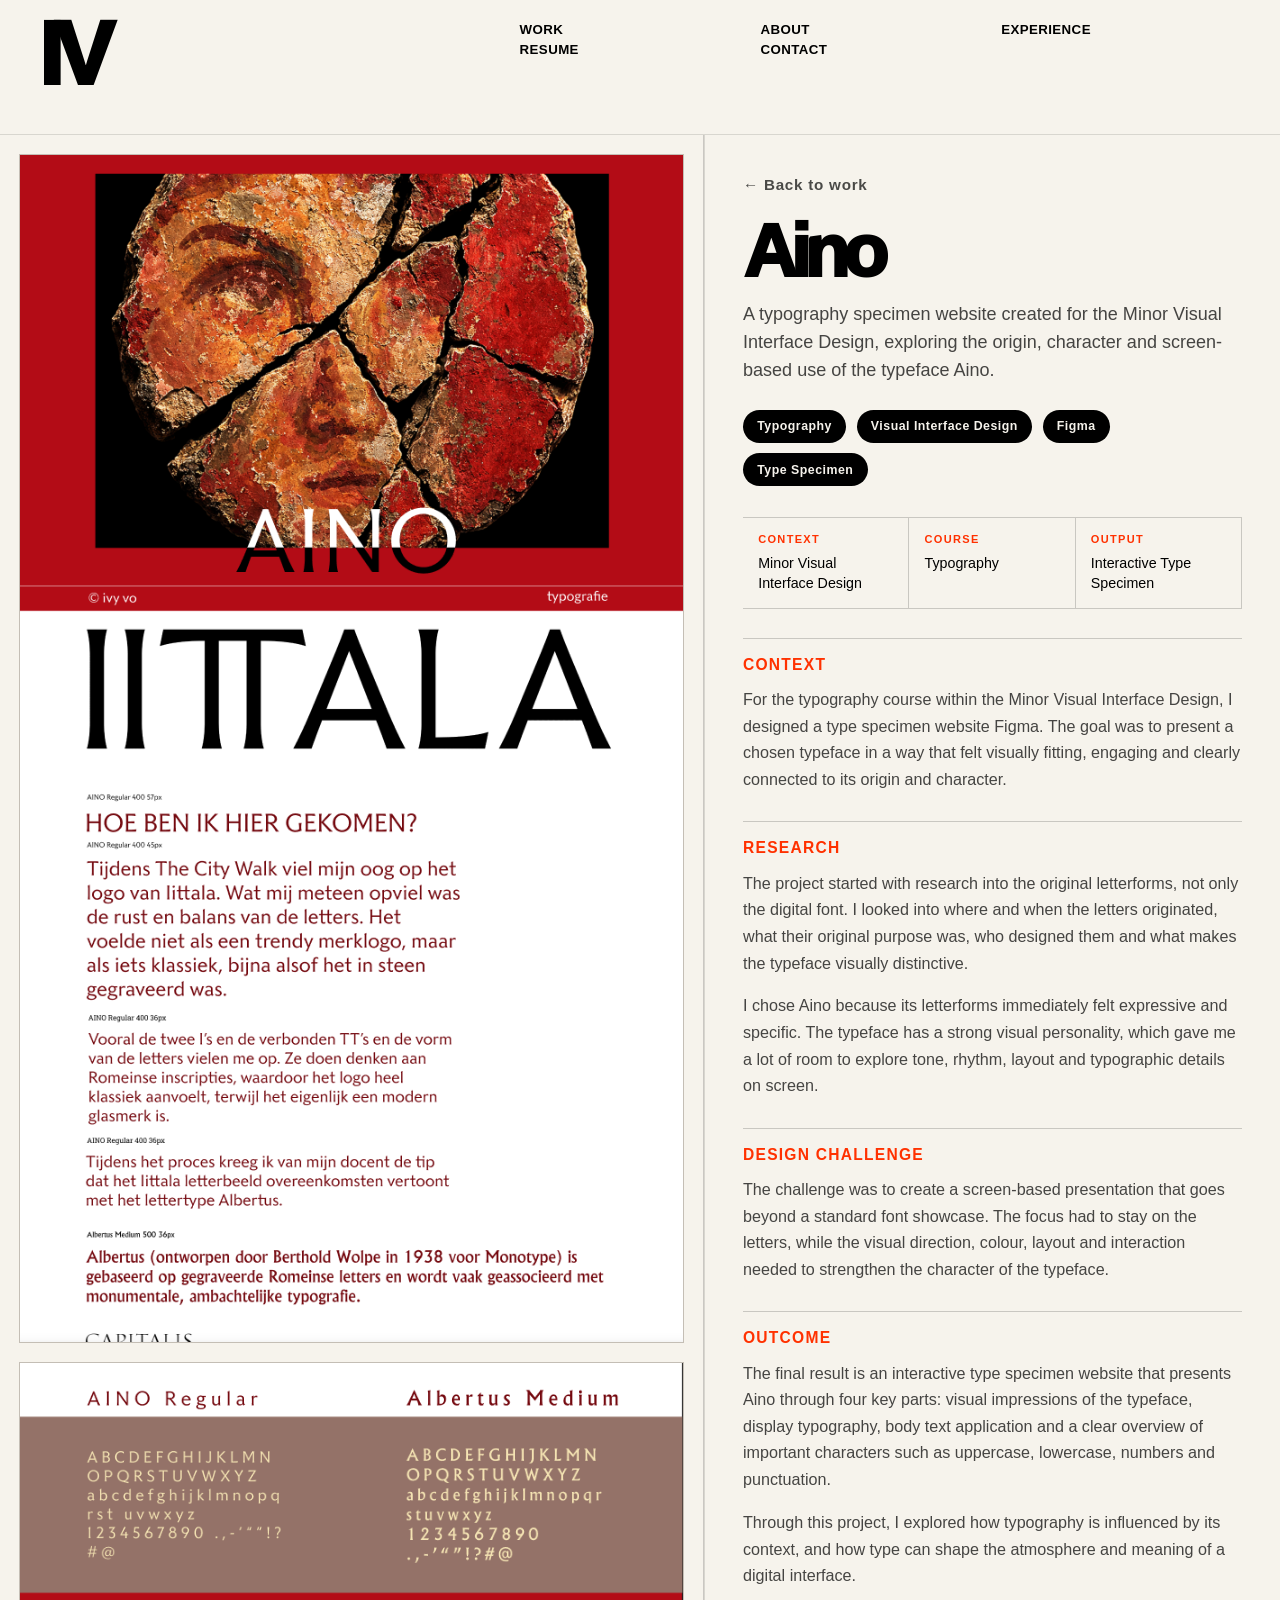
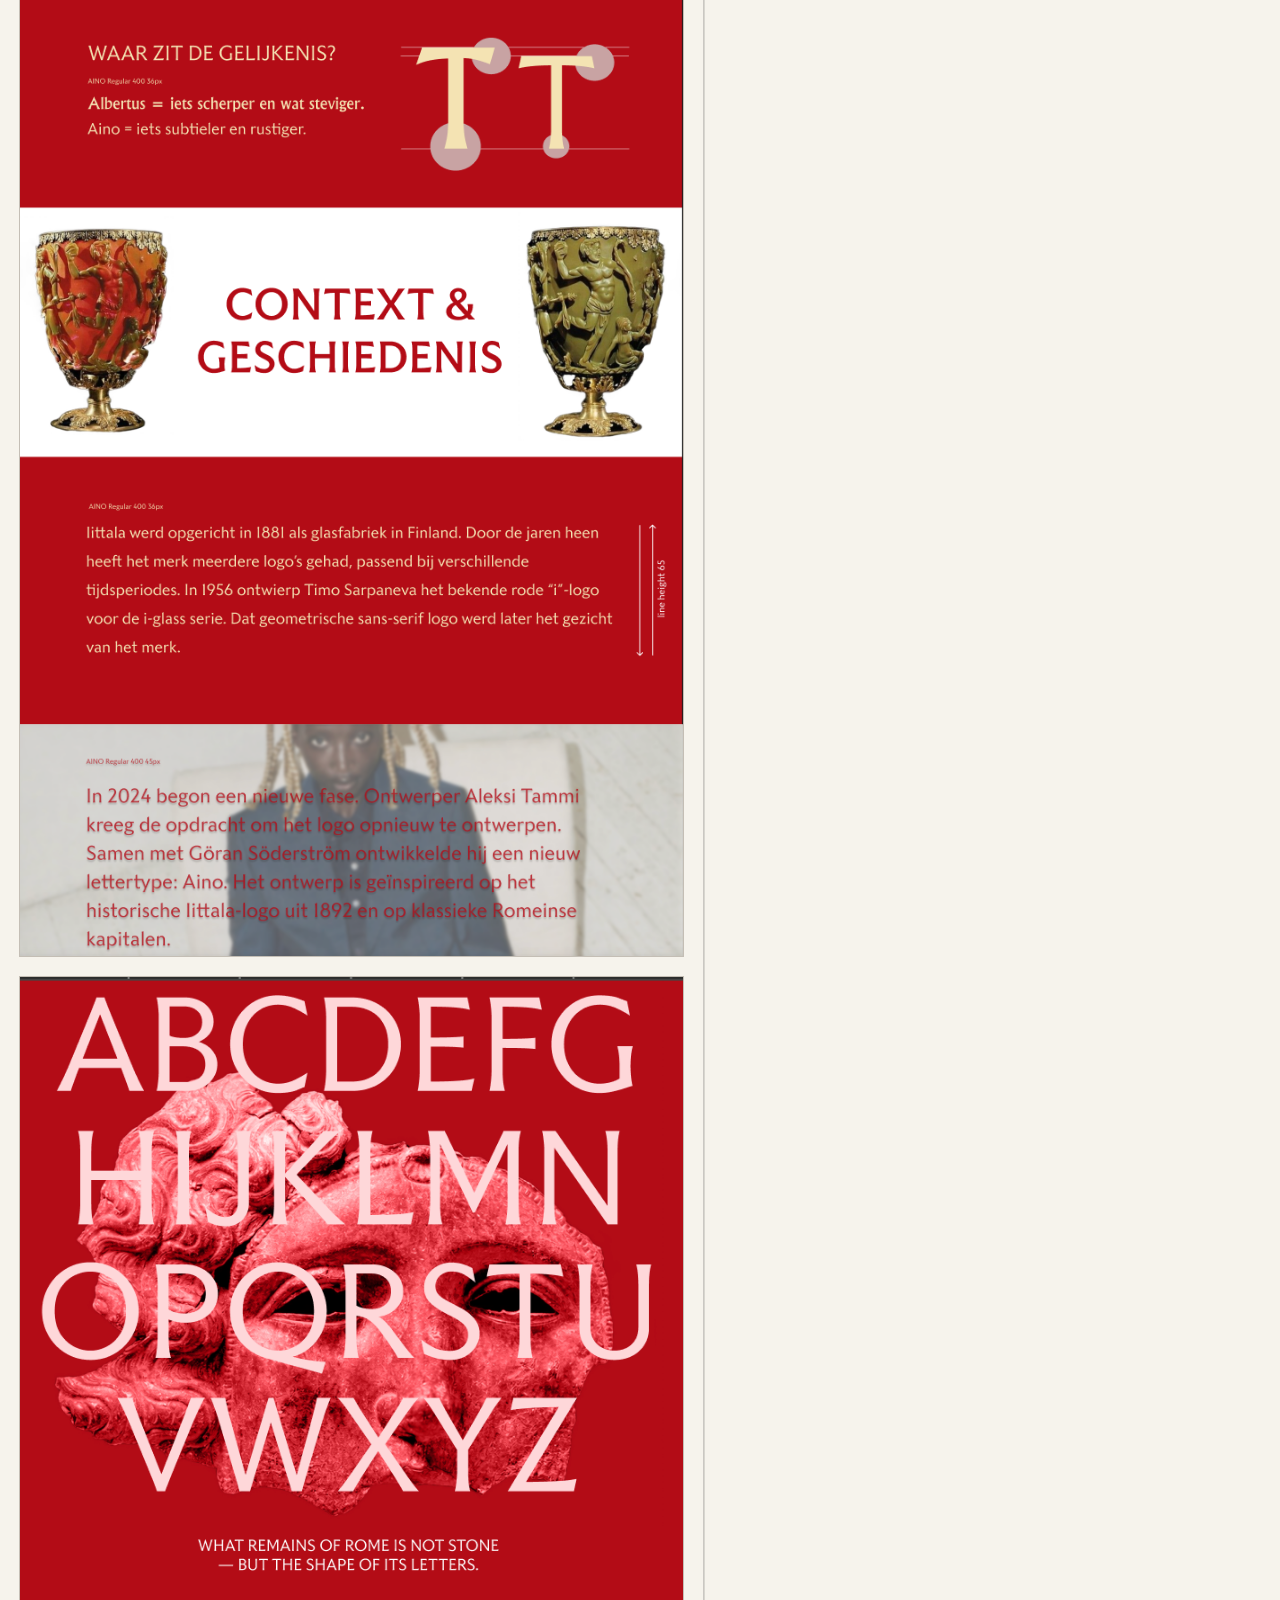
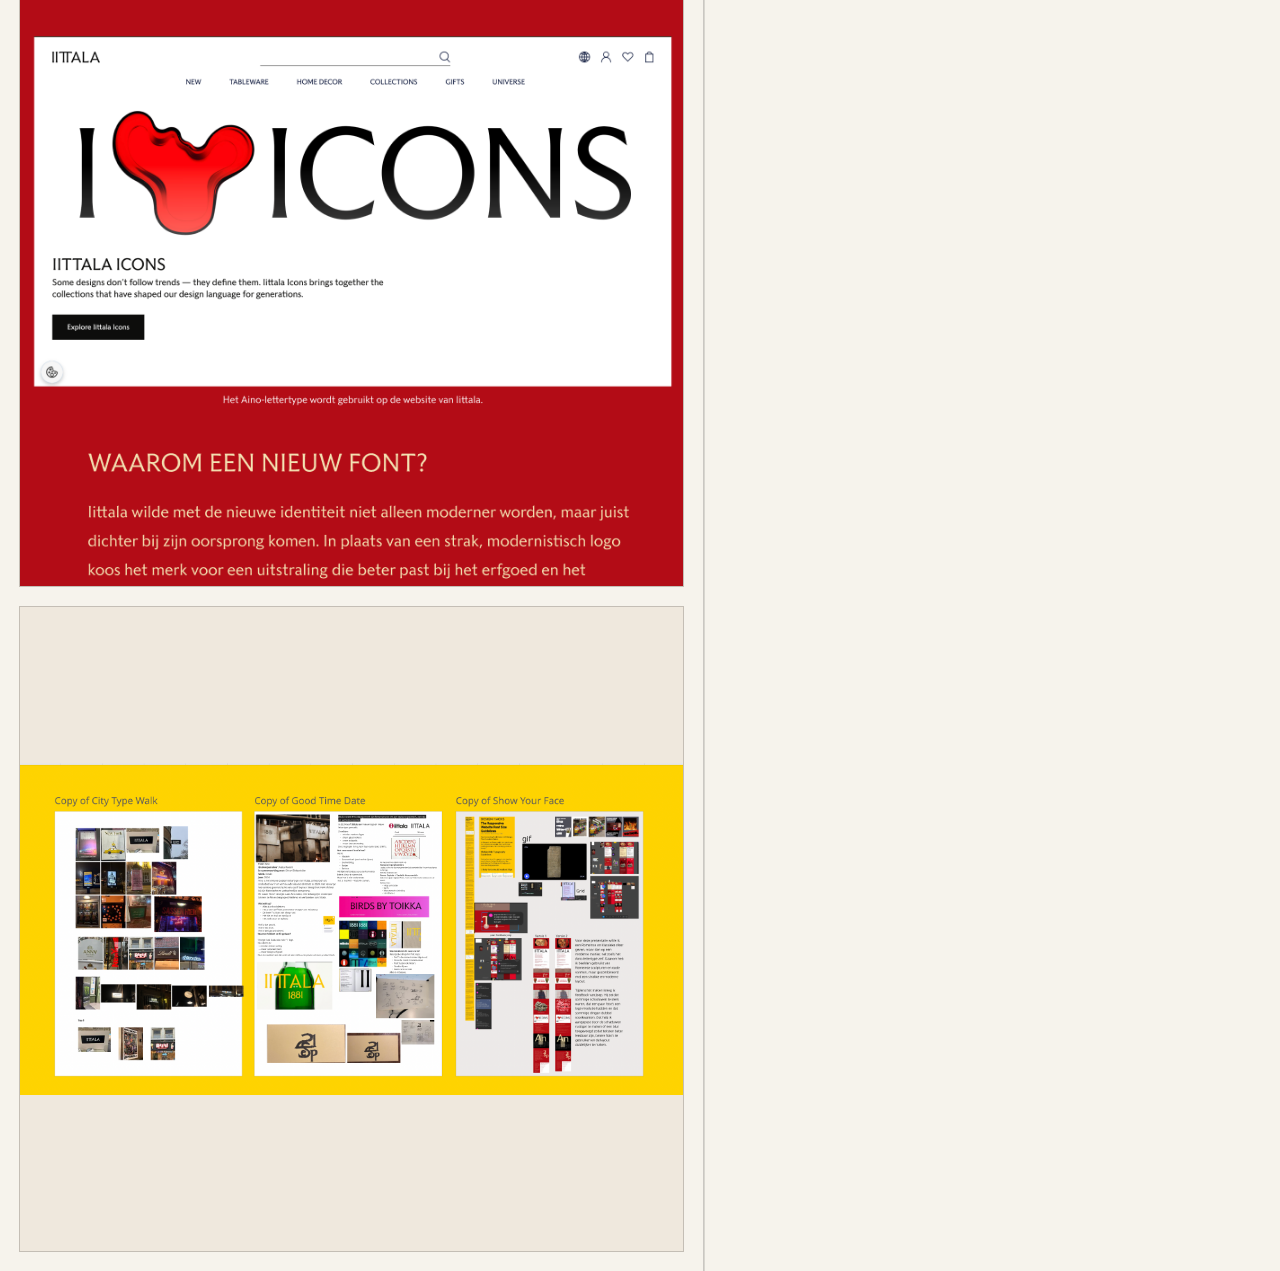
<file: aino.html>
<!DOCTYPE html>
<html lang="en">
<head>
  <meta charset="UTF-8">

  <meta
    name="viewport"
    content="width=device-width, initial-scale=1.0"
  >

  <title>Aino — Ivy Vo</title>

  <link rel="icon" type="image/png" href="weblogo.png">

  <link rel="stylesheet" href="nav.css">
  <link rel="stylesheet" href="projects.css">
  <link rel="stylesheet" href="style.css">

</head>

<body>

  <!-- NAVBAR -->

  <nav class="top-nav">

    <a href="index.html" class="nav-logo">
      IV
    </a>

    <div class="nav-column desktop-nav">
      <a href="index.html#work">WORK</a>
      <a href="cv.pdf">RESUME</a>
    </div>

    <div class="nav-column desktop-nav">
      <a href="index.html#about">ABOUT</a>
      <a href="index.html#contact">CONTACT</a>
    </div>

    <div class="nav-column desktop-nav">
      <a href="index.html#experience">EXPERIENCE</a>
    </div>

    <button class="menu-toggle" aria-label="Open menu">
      MENU
    </button>

  </nav>

  <!-- MOBILE MENU OVERLAY -->

  <div class="menu-overlay">

    <button class="menu-close" aria-label="Close menu">
      Close ×
    </button>

    <div class="menu-links">

      <a href="index.html#about">
        ABOUT
        <span>01</span>
      </a>

      <a href="index.html#work">
        WORK
        <span>02</span>
      </a>

      <a href="index.html#experience">
        EXPERIENCE
        <span>03</span>
      </a>

      <a href="cv.pdf">
        RESUME
        <span>04</span>
      </a>

      <a href="index.html#contact">
        CONTACT
        <span>05</span>
      </a>

    </div>

    <div class="menu-socials">

      <p>Socials</p>

      <div>
        <a href="https://www.linkedin.com/public-profile/settings/?lipi=urn%3Ali%3Apage%3Ad_flagship3_profile_self_edit_contact_info%3BYmnSw0SLS3mF9ZpnHBcqWw%3D%3D" target="_blank">
          LinkedIn
        </a>

        <a href="mailto:vohtgv@gmail.com">
          Email
        </a>
      </div>

    </div>

  </div>

  <!-- AINO CASE STUDY -->

  <main class="case-page aino-theme">

    <section class="case-media">

      <div class="case-image large reveal-card">
        <img src="img/work/aino-1.png" alt="Aino type specimen website">
      </div>



  <div class="case-image long reveal-card">
    <img src="img/work/aino-2.png" alt="Aino type specimen website">
  </div>
      <div class="case-image reveal-card">
        <img src="img/work/aino-3.png" alt="Aino character overview">
      </div>

      <div class="case-image reveal-card">
        <img src="img/work/miro-aino.png" alt="Aino display type application">
      </div>

     

    </section>

    <aside class="case-info">

      <div class="case-sticky">

        <a href="index.html#work" class="back-link">
          ← Back to work
        </a>

        <h1>
          Aino
        </h1>

        <p class="case-subtitle">
          A typography specimen website created for the Minor Visual Interface Design,
          exploring the origin, character and screen-based use of the typeface Aino.
        </p>

        <div class="case-tags">
          <span>Typography</span>
          <span>Visual Interface Design</span>
          <span>Figma</span>
          <span>Type Specimen</span>
        </div>

        <div class="case-meta">

          <div>
            <span>Context</span>
            <p>Minor Visual Interface Design</p>
          </div>

          <div>
            <span>Course</span>
            <p>Typography</p>
          </div>

          <div>
            <span>Output</span>
            <p>Interactive Type Specimen</p>
          </div>

        </div>

        <div class="case-text">

          <h2>
            Context
          </h2>

          <p>
            For the typography course within the Minor Visual Interface Design, I designed
            a type specimen website Figma. The goal was to present a chosen
            typeface in a way that felt visually fitting, engaging and clearly connected
            to its origin and character.
          </p>

          <h2>
            Research
          </h2>

          <p>
            The project started with research into the original letterforms, not only the
            digital font. I looked into where and when the letters originated, what their
            original purpose was, who designed them and what makes the typeface visually
            distinctive.
          </p>

          <p>
            I chose Aino because its letterforms immediately felt expressive and specific.
            The typeface has a strong visual personality, which gave me a lot of room to
            explore tone, rhythm, layout and typographic details on screen.
          </p>

          <h2>
            Design Challenge
          </h2>

          <p>
            The challenge was to create a screen-based presentation that goes beyond a
            standard font showcase. The focus had to stay on the letters, while the visual
            direction, colour, layout and interaction needed to strengthen the character of
            the typeface.
          </p>

          <h2>
            Outcome
          </h2>

          <p>
            The final result is an interactive type specimen website that presents Aino
            through four key parts: visual impressions of the typeface, display typography,
            body text application and a clear overview of important characters such as
            uppercase, lowercase, numbers and punctuation.
          </p>

          <p>
            Through this project, I explored how typography is influenced by its context,
            and how type can shape the atmosphere and meaning of a digital interface.
          </p>

        </div>

      </div>

    </aside>

  </main>

  <script src="script.js"></script>

</body>
</html>
</file>
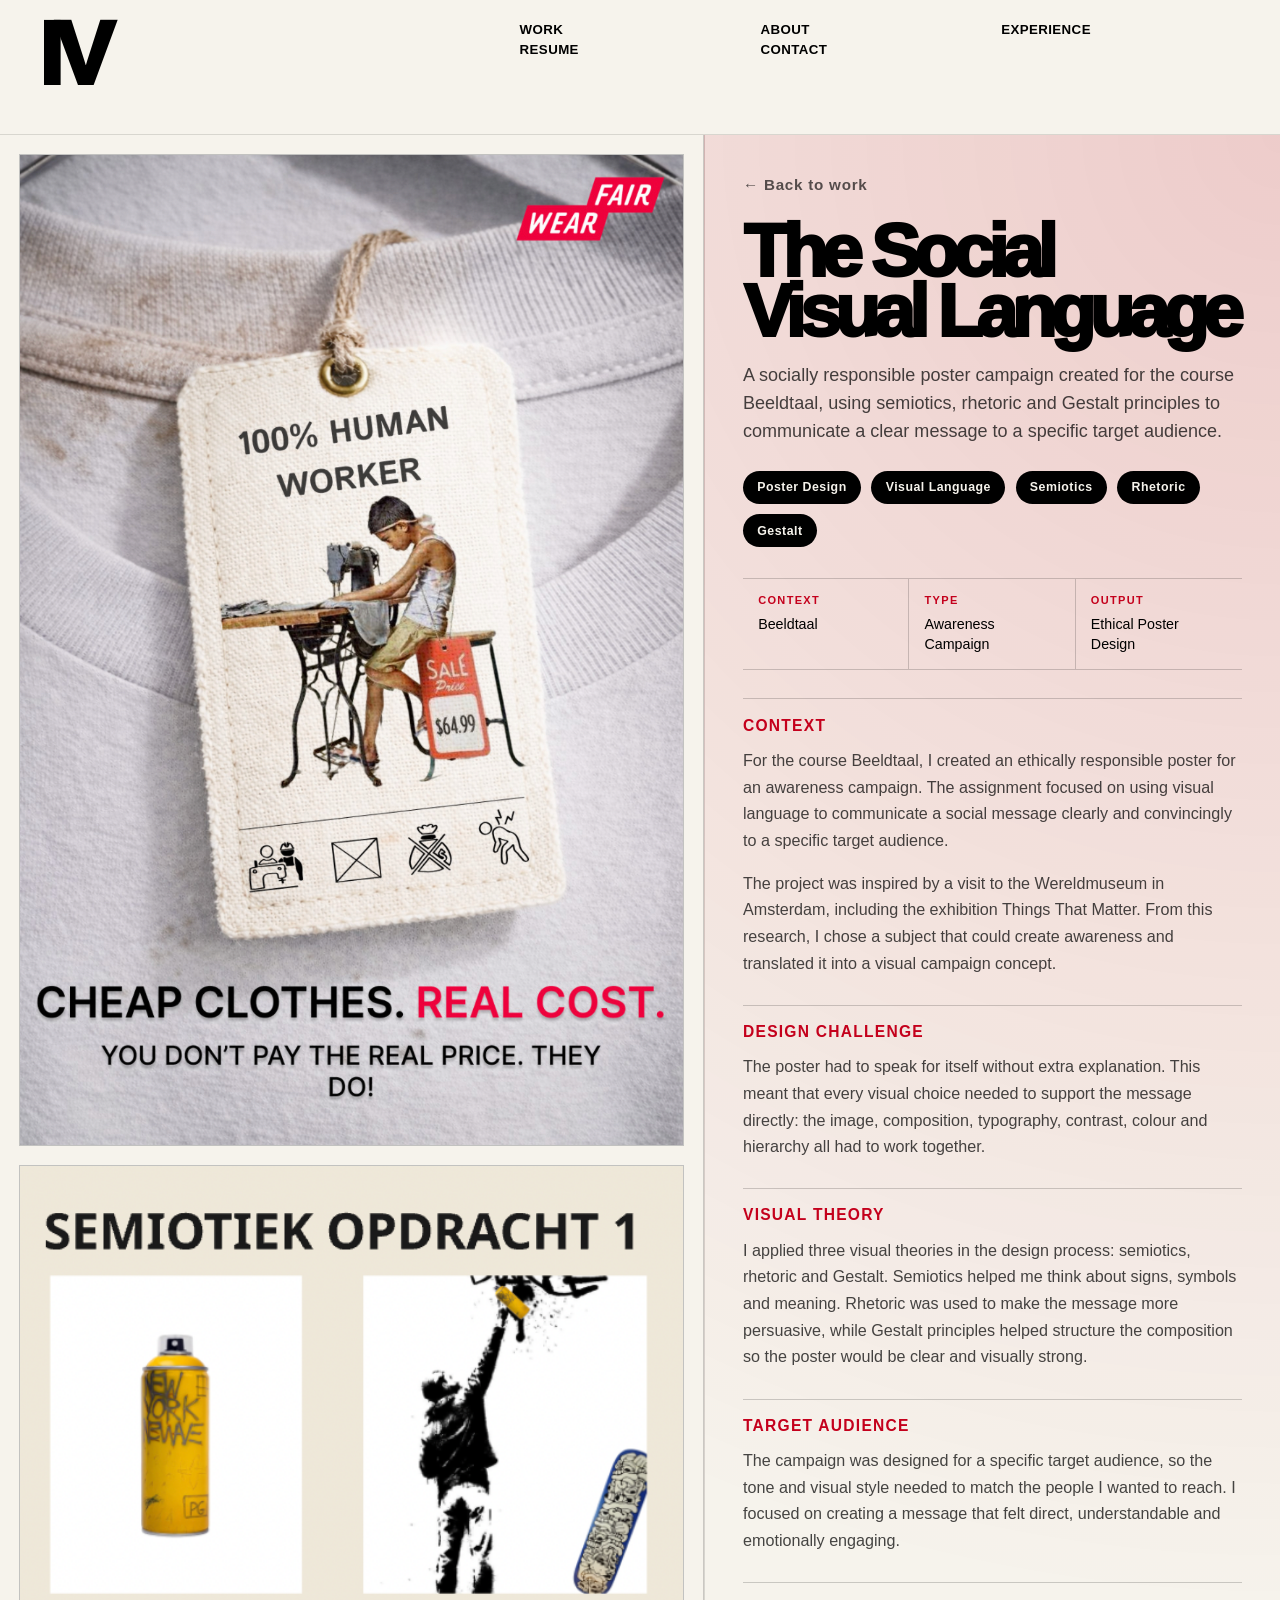
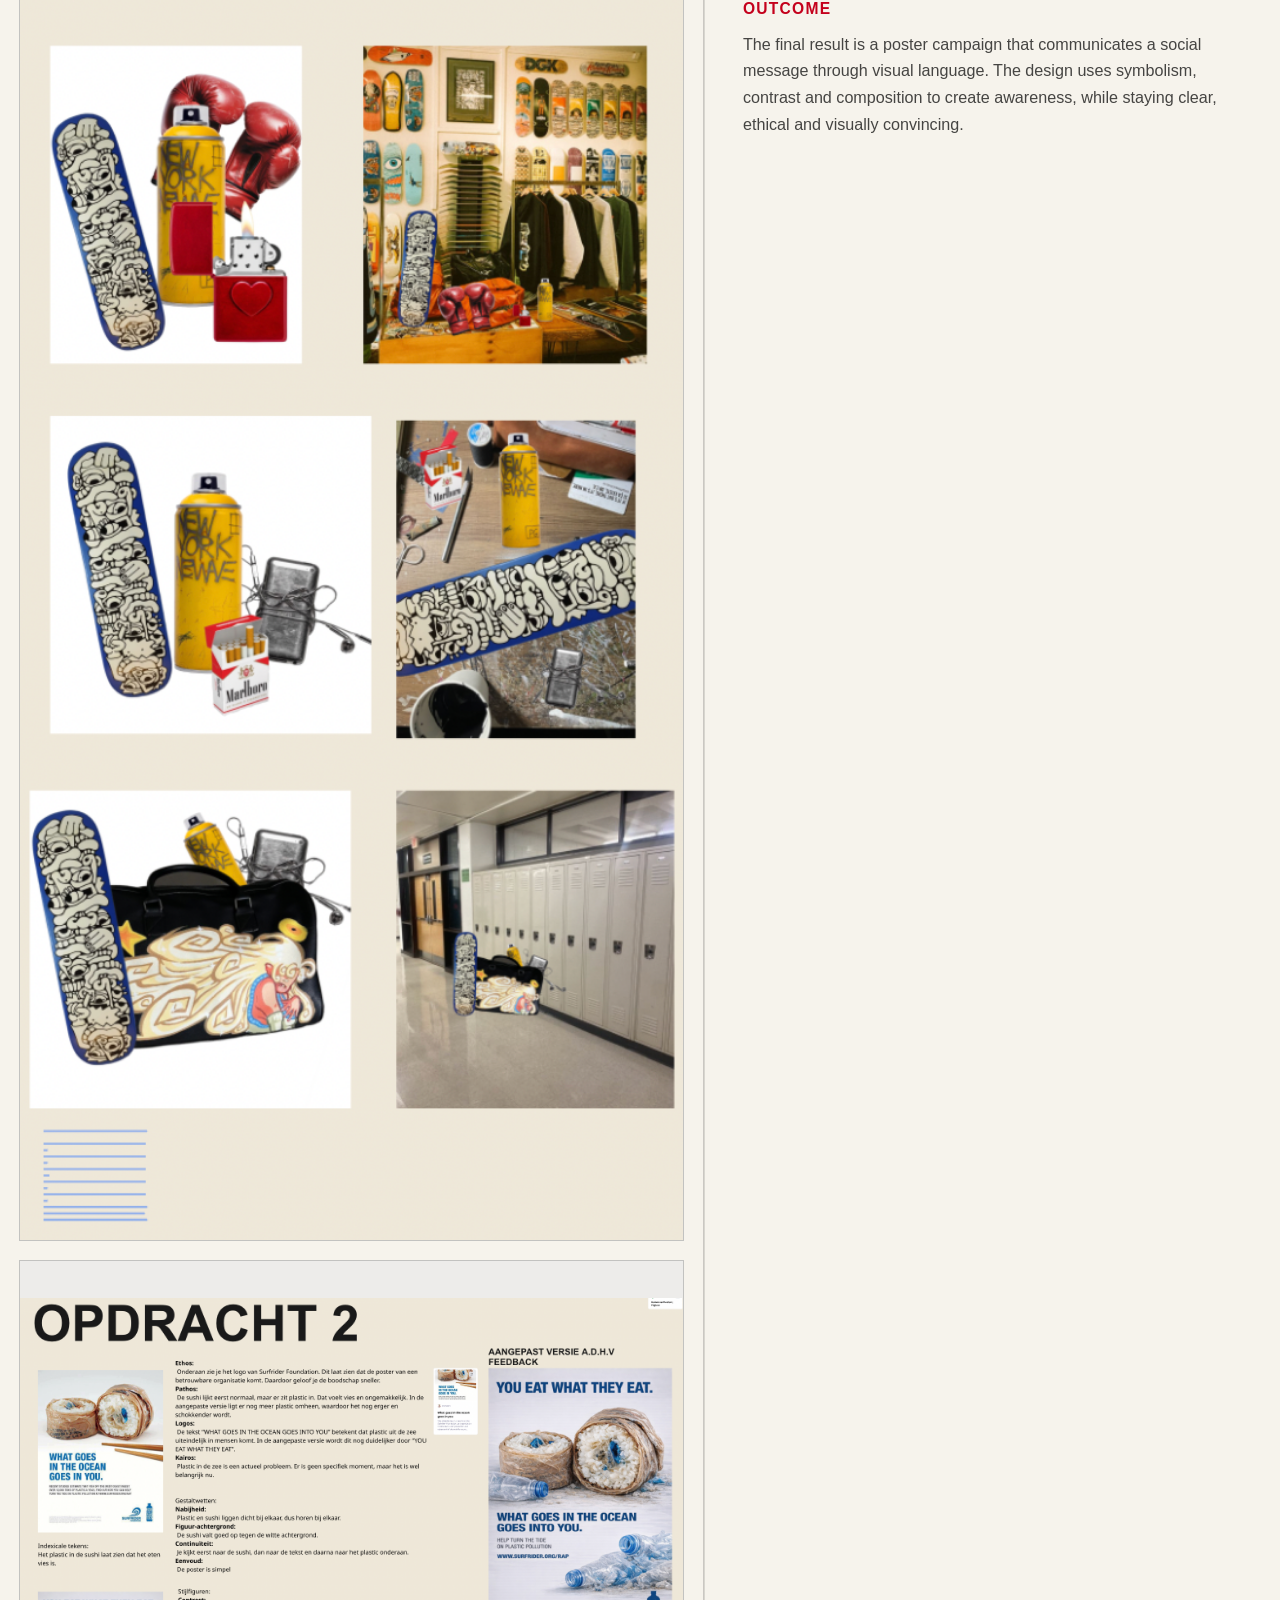
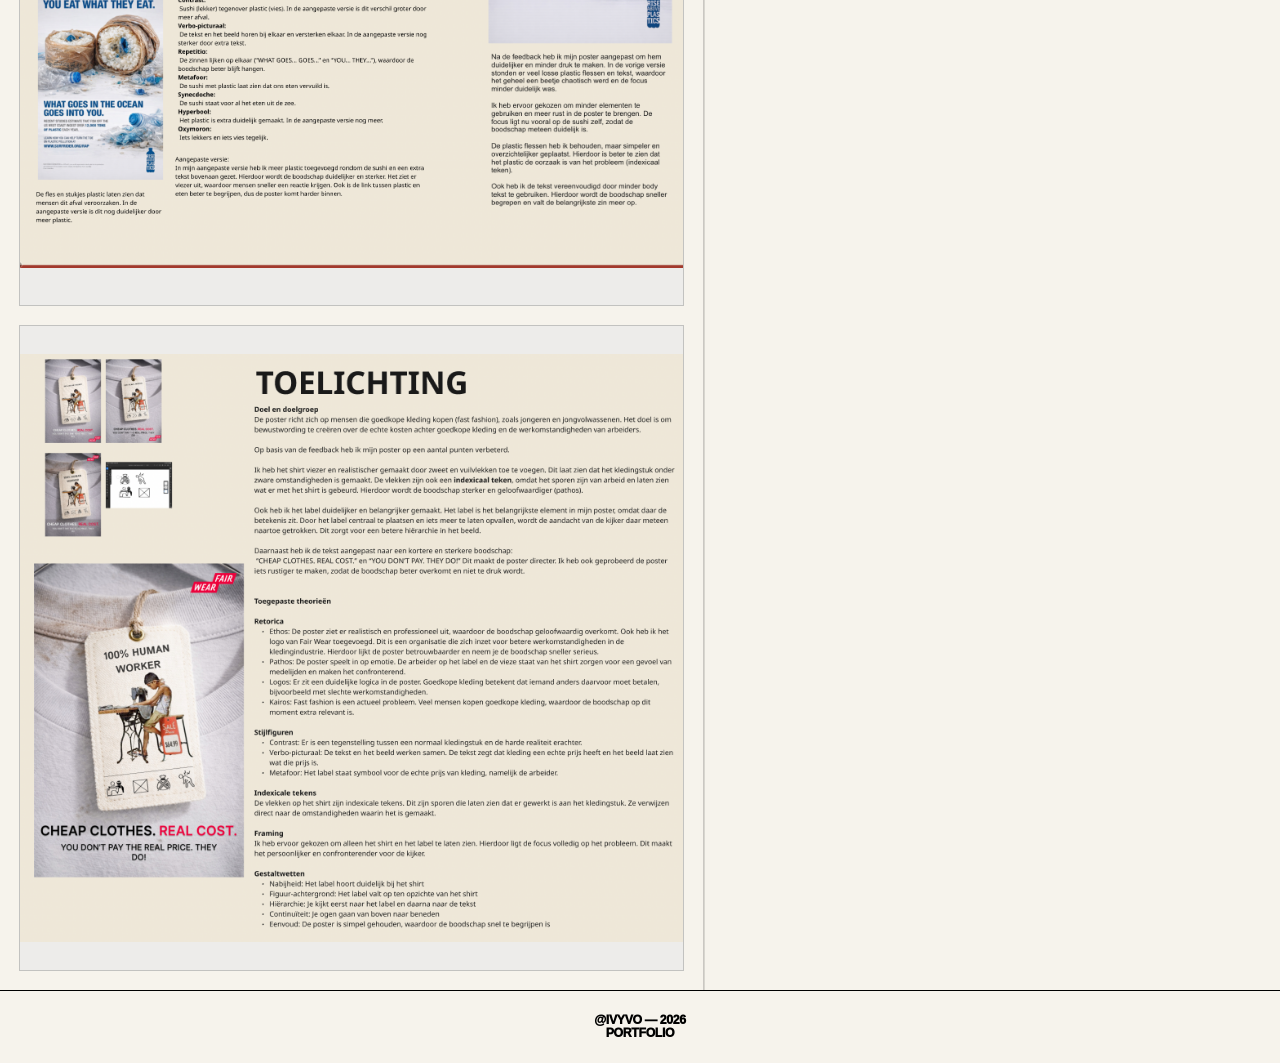
<file: beeldtaal.html>
<!DOCTYPE html>
  <html lang="en">
  <head>
    <meta charset="UTF-8">

    <meta
      name="viewport"
      content="width=device-width, initial-scale=1.0"
    >

    <title>The Social Visual Language — Ivy Vo</title>

    <link rel="icon" type="image/png" href="img/weblogo.png">

    <link rel="stylesheet" href="nav.css">
    <link rel="stylesheet" href="projects.css">
      <link rel="stylesheet" href="style.css">
    
  </head>

  <body>

    <!-- NAVBAR -->

    <nav class="top-nav">

      <a href="index.html" class="nav-logo">
        IV
      </a>

      <div class="nav-column desktop-nav">
        <a href="index.html#work">WORK</a>
        <a href="/img/cv.png">RESUME</a>
      </div>

      <div class="nav-column desktop-nav">
        <a href="index.html#about">ABOUT</a>
        <a href="index.html#contact">CONTACT</a>
      </div>

      <div class="nav-column desktop-nav">
        <a href="index.html#experience">EXPERIENCE</a>
      </div>

      <button class="menu-toggle" aria-label="Open menu">
        MENU
      </button>

    </nav>

    <!-- MOBILE MENU OVERLAY -->

    <div class="menu-overlay">

      <button class="menu-close" aria-label="Close menu">
        Close ×
      </button>

      <div class="menu-links">

        <a href="index.html#about">
          ABOUT
          <span>01</span>
        </a>

        <a href="index.html#work">
          WORK
          <span>02</span>
        </a>

        <a href="index.html#experience">
          EXPERIENCE
          <span>03</span>
        </a>

        <a href="/img/cv.png">
          RESUME
          <span>04</span>
        </a>

        <a href="index.html#contact">
          CONTACT
          <span>05</span>
        </a>

      </div>

      <div class="menu-socials">

        <p>Socials</p>

        <div>
          <a href="https://www.linkedin.com/in/ivy-vo-3ab95b32b?utm_source=share_via&utm_content=profile&utm_medium=member_ios" target="_blank">
            LinkedIn
          </a>

          <a href="mailto:vohtgv@gmail.com">
            Email
          </a>
        </div>

      </div>

    </div>

    <!-- PROJECT PAGE -->

    <main class="case-page visual-language-theme">

      <section class="case-media">

        <div class="case-image large reveal-card">
          <img src="img/work/beeldtaal-1.png" alt="The Social Visual Language poster">
        </div>

        <div class="case-image reveal-card">
          <img src="img/work/beeldtaal-2.png" alt="Visual research for poster campaign">
        </div>

        <div class="case-image reveal-card">
          <img src="img/work/beeldtaal-3.png" alt="Semiotics rhetoric and gestalt design process">
        </div>

        <div class="case-image reveal-card">
          <img src="img/work/beeldtaal-4.png" alt="Final poster application">
        </div>

      </section>

      <aside class="case-info">

        <div class="case-sticky">

          <a href="index.html#work" class="back-link">
            ← Back to work
          </a>

          <h1>
            The Social<br>
            Visual Language
          </h1>

          <p class="case-subtitle">
            A socially responsible poster campaign created for the course Beeldtaal,
            using semiotics, rhetoric and Gestalt principles to communicate a clear
            message to a specific target audience.
          </p>

          <div class="case-tags">
            <span>Poster Design</span>
            <span>Visual Language</span>
            <span>Semiotics</span>
            <span>Rhetoric</span>
            <span>Gestalt</span>
          </div>

          <div class="case-meta">

            <div>
              <span>Context</span>
              <p>Beeldtaal</p>
            </div>

            <div>
              <span>Type</span>
              <p>Awareness Campaign</p>
            </div>

            <div>
              <span>Output</span>
              <p>Ethical Poster Design</p>
            </div>

          </div>

          <div class="case-text">

            <h2>
              Context
            </h2>

            <p>
              For the course Beeldtaal, I created an ethically responsible poster for
              an awareness campaign. The assignment focused on using visual language
              to communicate a social message clearly and convincingly to a specific
              target audience.
            </p>

            <p>
              The project was inspired by a visit to the Wereldmuseum in Amsterdam,
              including the exhibition Things That Matter. From this research, I chose
              a subject that could create awareness and translated it into a visual
              campaign concept.
            </p>

            <h2>
              Design Challenge
            </h2>

            <p>
              The poster had to speak for itself without extra explanation. This meant
              that every visual choice needed to support the message directly: the image,
              composition, typography, contrast, colour and hierarchy all had to work
              together.
            </p>

            <h2>
              Visual Theory
            </h2>

            <p>
              I applied three visual theories in the design process: semiotics, rhetoric
              and Gestalt. Semiotics helped me think about signs, symbols and meaning.
              Rhetoric was used to make the message more persuasive, while Gestalt
              principles helped structure the composition so the poster would be clear
              and visually strong.
            </p>

            <h2>
              Target Audience
            </h2>

            <p>
              The campaign was designed for a specific target audience, so the tone and
              visual style needed to match the people I wanted to reach. I focused on
              creating a message that felt direct, understandable and emotionally engaging.
            </p>

            <h2>
              Outcome
            </h2>

            <p>
              The final result is a poster campaign that communicates a social message
              through visual language. The design uses symbolism, contrast and composition
              to create awareness, while staying clear, ethical and visually convincing.
            </p>

          </div>

        </div>

      </aside>

    </main>

    <footer class="footer-title">
      @IVYVO — 2026<br>
      PORTFOLIO
    </footer>

    <script src="script.js"></script>

  </body>
  </html>
</file>
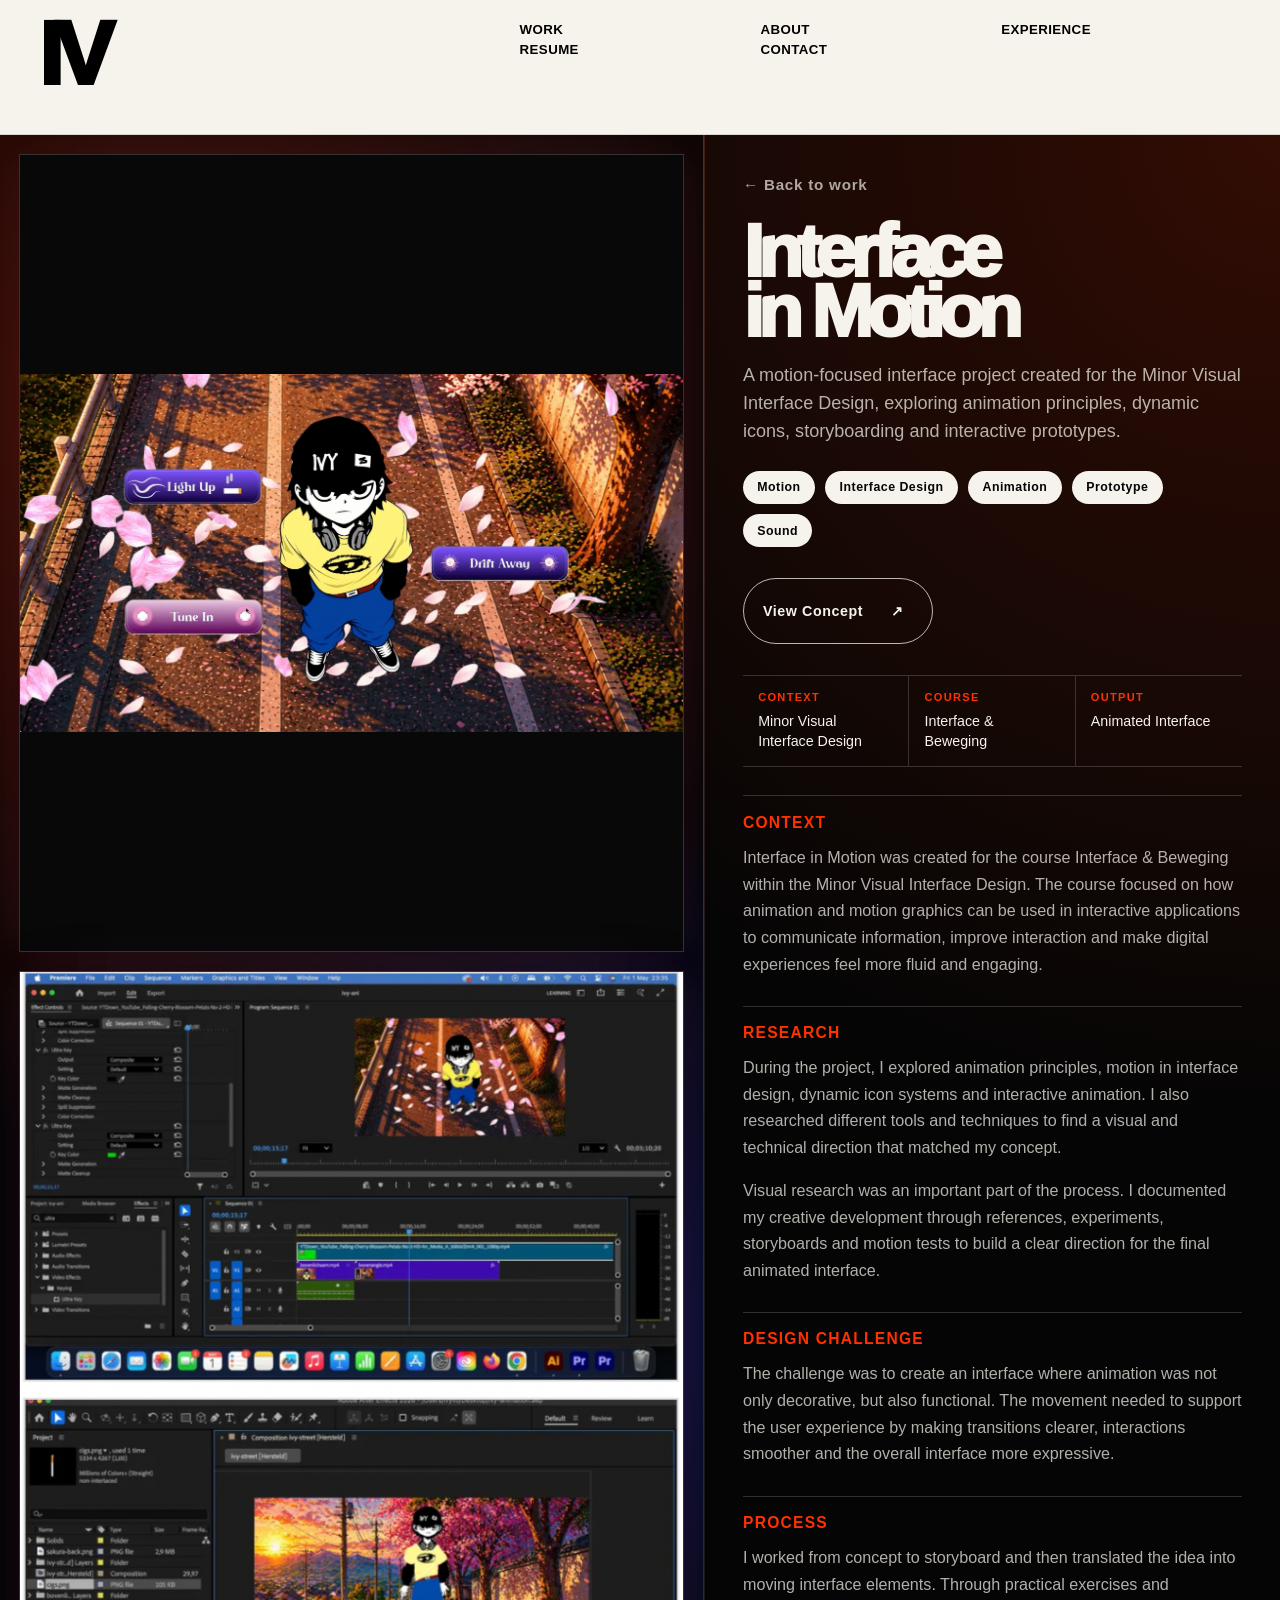
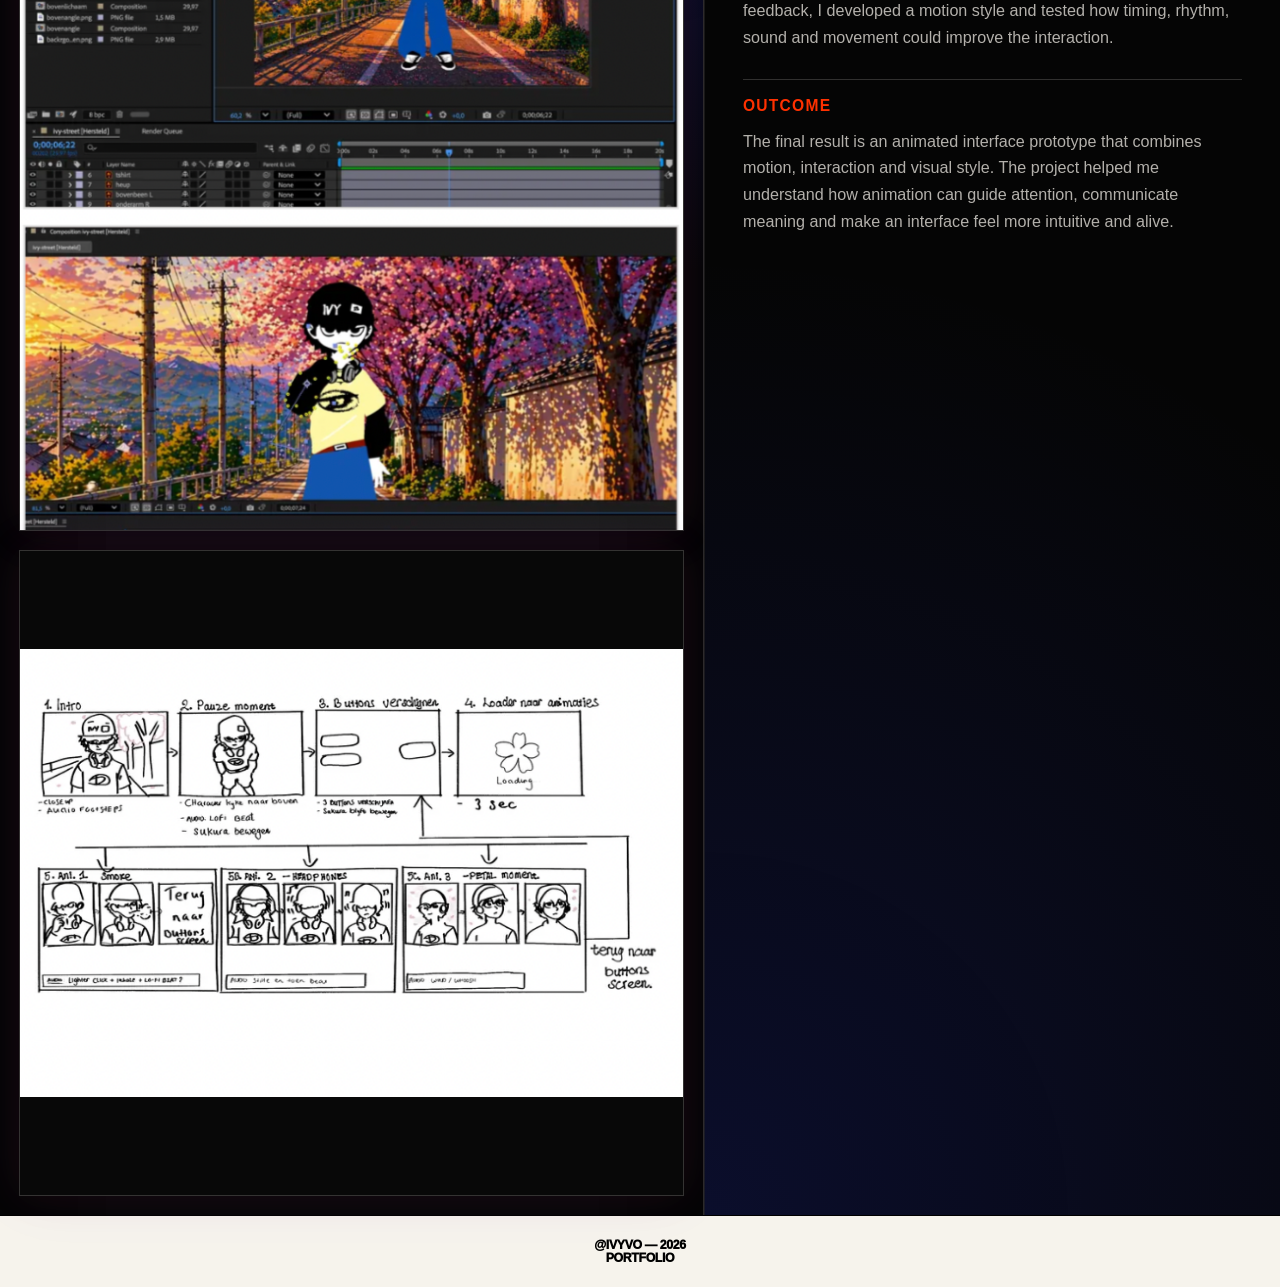
<file: interface.html>
<!DOCTYPE html>
<html lang="en">
<head>
  <meta charset="UTF-8">

  <meta
    name="viewport"
    content="width=device-width, initial-scale=1.0"
  >

  <title>Interface in Motion — Ivy Vo</title>

  <link rel="icon" type="image/png" href="img/weblogo.png">

  <link rel="stylesheet" href="nav.css">
  <link rel="stylesheet" href="projects.css">
</head>

<body>

  <!-- NAVBAR -->

  <nav class="top-nav">

    <a href="index.html" class="nav-logo">
      IV
    </a>

    <div class="nav-column desktop-nav">
      <a href="index.html#work">WORK</a>
      <a href="/img/cv.png">RESUME</a>
    </div>

    <div class="nav-column desktop-nav">
      <a href="index.html#about">ABOUT</a>
      <a href="index.html#contact">CONTACT</a>
    </div>

    <div class="nav-column desktop-nav">
      <a href="index.html#experience">EXPERIENCE</a>
    </div>

    <button class="menu-toggle" aria-label="Open menu">
      MENU
    </button>

  </nav>

  <!-- MOBILE MENU OVERLAY -->

  <div class="menu-overlay">

    <button class="menu-close" aria-label="Close menu">
      Close ×
    </button>

    <div class="menu-links">

      <a href="index.html#about">
        ABOUT
        <span>01</span>
      </a>

      <a href="index.html#work">
        WORK
        <span>02</span>
      </a>

      <a href="index.html#experience">
        EXPERIENCE
        <span>03</span>
      </a>

      <a href="/img/cv.png">
        RESUME
        <span>04</span>
      </a>

      <a href="index.html#contact">
        CONTACT
        <span>05</span>
      </a>

    </div>

    <div class="menu-socials">

      <p>Socials</p>

      <div>
        <a href="https://www.linkedin.com/in/ivy-vo-3ab95b32b?utm_source=share_via&utm_content=profile&utm_medium=member_ios" target="_blank">
          LinkedIn
        </a>

        <a href="mailto:vohtgv@gmail.com">
          Email
        </a>
      </div>

    </div>

  </div>

  <!-- PROJECT PAGE -->

  <main class="case-page motion-theme">
<section class="case-media">

  <div class="case-image large reveal-card">
    <img src="img/work/interface-1.png" alt="Interface in Motion project">
  </div>

  <div class="case-image reveal-card">
    <img src="img/work/interface-2.png" alt="Interface motion visual research">
  </div>

  <div class="case-image reveal-card">
    <img src="img/work/interface-3.png" alt="Interface motion storyboard or design process">
  </div>

</section>

    <aside class="case-info">

      <div class="case-sticky">

        <a href="index.html#work" class="back-link">
          ← Back to work
        </a>

        <h1>
          Interface<br>
          in Motion
        </h1>

        <p class="case-subtitle">
          A motion-focused interface project created for the Minor Visual Interface Design,
          exploring animation principles, dynamic icons, storyboarding and interactive
          prototypes.
        </p>

        <div class="case-tags">
          <span>Motion</span>
          <span>Interface Design</span>
          <span>Animation</span>
          <span>Prototype</span>
          <span>Sound</span>
        </div>

<div class="case-actions">
  <a
    href="https://www.youtube.com/watch?v=sUvouFxzAjE"
    target="_blank"
    class="case-button"
  >
    <span>View Concept</span>
    <span>↗</span>
  </a>

</div>

        <div class="case-meta">

          <div>
            <span>Context</span>
            <p>Minor Visual Interface Design</p>
          </div>

          <div>
            <span>Course</span>
            <p>Interface & Beweging</p>
          </div>

          <div>
            <span>Output</span>
            <p>Animated Interface</p>
          </div>

        </div>

        <div class="case-text">

          <h2>
            Context
          </h2>

          <p>
            Interface in Motion was created for the course Interface & Beweging
            within the Minor Visual Interface Design. The course focused on how
            animation and motion graphics can be used in interactive applications
            to communicate information, improve interaction and make digital
            experiences feel more fluid and engaging.
          </p>

          <h2>
            Research
          </h2>

          <p>
            During the project, I explored animation principles, motion in interface
            design, dynamic icon systems and interactive animation. I also researched
            different tools and techniques to find a visual and technical direction
            that matched my concept.
          </p>

          <p>
            Visual research was an important part of the process. I documented my
            creative development through references, experiments, storyboards and
            motion tests to build a clear direction for the final animated interface.
          </p>

          <h2>
            Design Challenge
          </h2>

          <p>
            The challenge was to create an interface where animation was not only
            decorative, but also functional. The movement needed to support the user
            experience by making transitions clearer, interactions smoother and the
            overall interface more expressive.
          </p>

          <h2>
            Process
          </h2>

          <p>
            I worked from concept to storyboard and then translated the idea into
            moving interface elements. Through practical exercises and feedback, I
            developed a motion style and tested how timing, rhythm, sound and movement
            could improve the interaction.
          </p>

          <h2>
            Outcome
          </h2>

          <p>
            The final result is an animated interface prototype that combines motion,
            interaction and visual style. The project helped me understand how animation
            can guide attention, communicate meaning and make an interface feel more
            intuitive and alive.
          </p>

        </div>

      </div>

    </aside>

  </main>

  <footer class="footer-title">
    @IVYVO — 2026<br>
    PORTFOLIO
  </footer>

  <script src="script.js"></script>

</body>
</html>
</file>
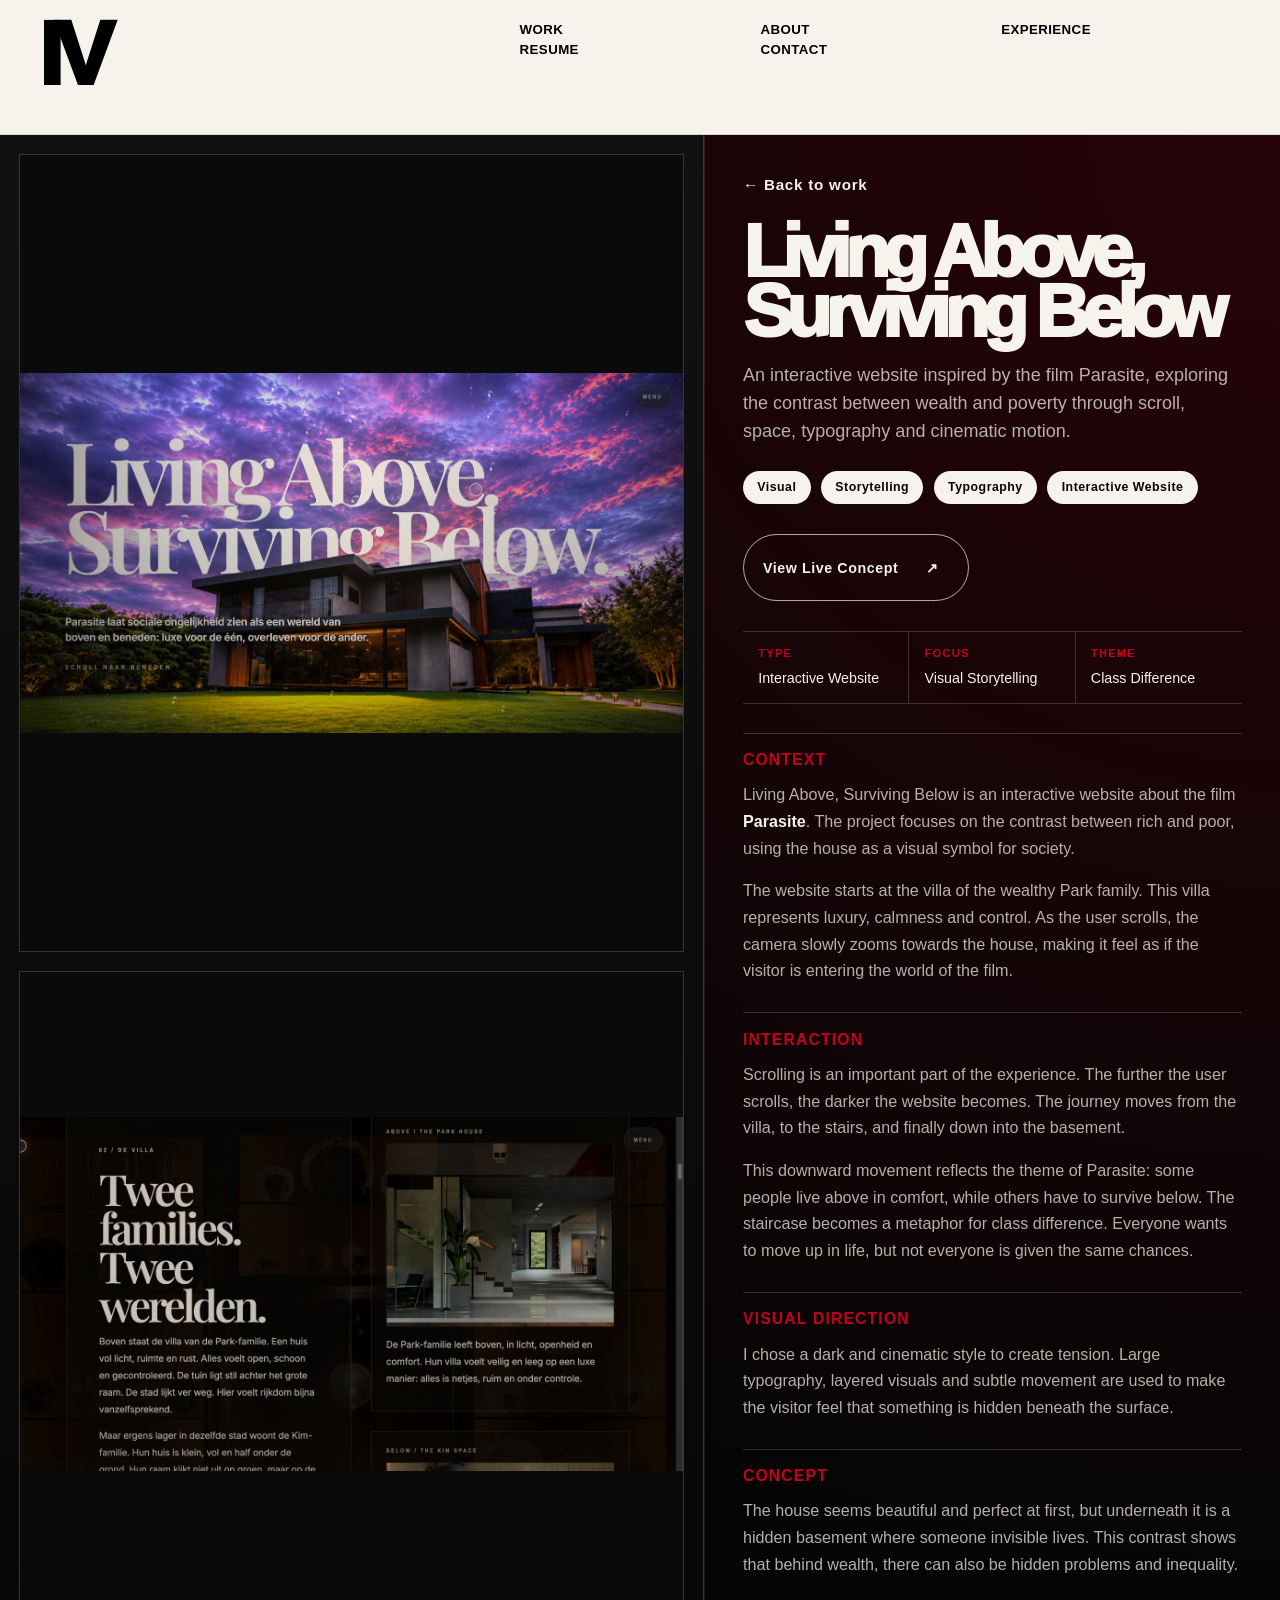
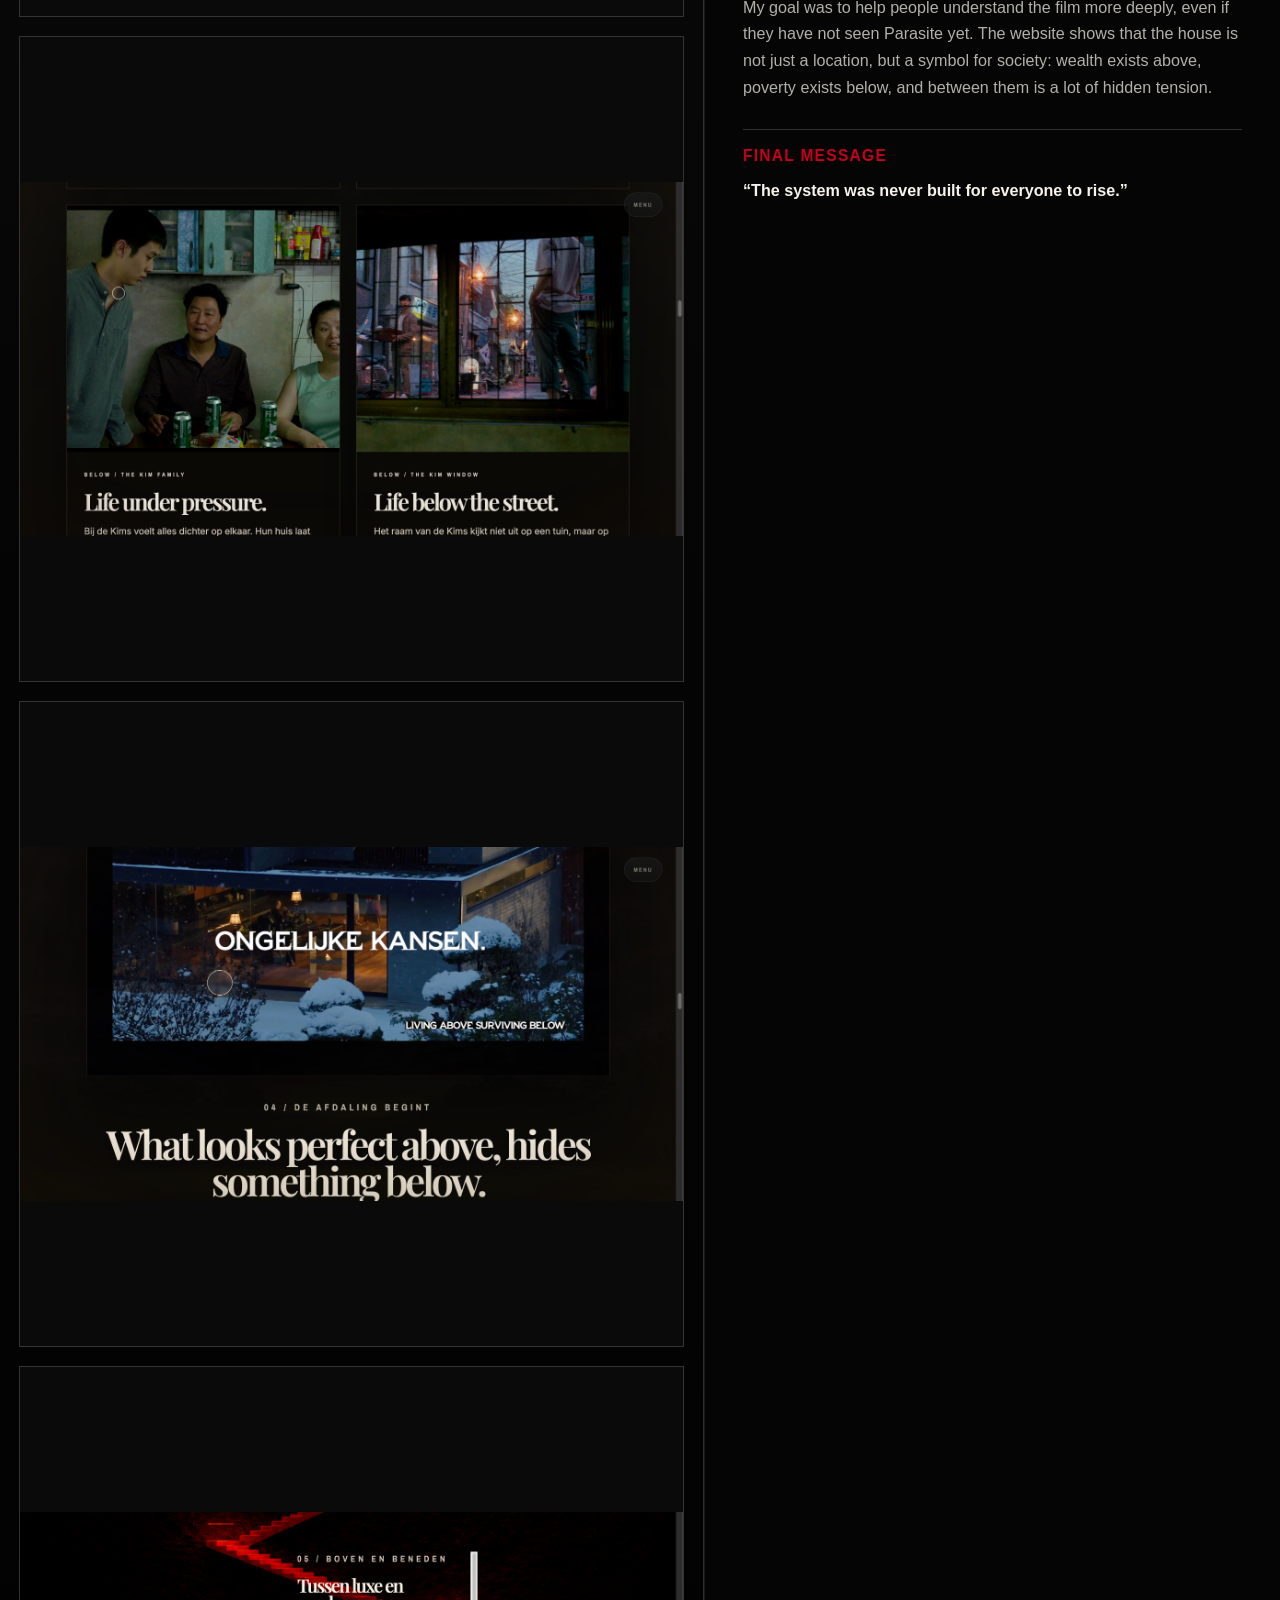
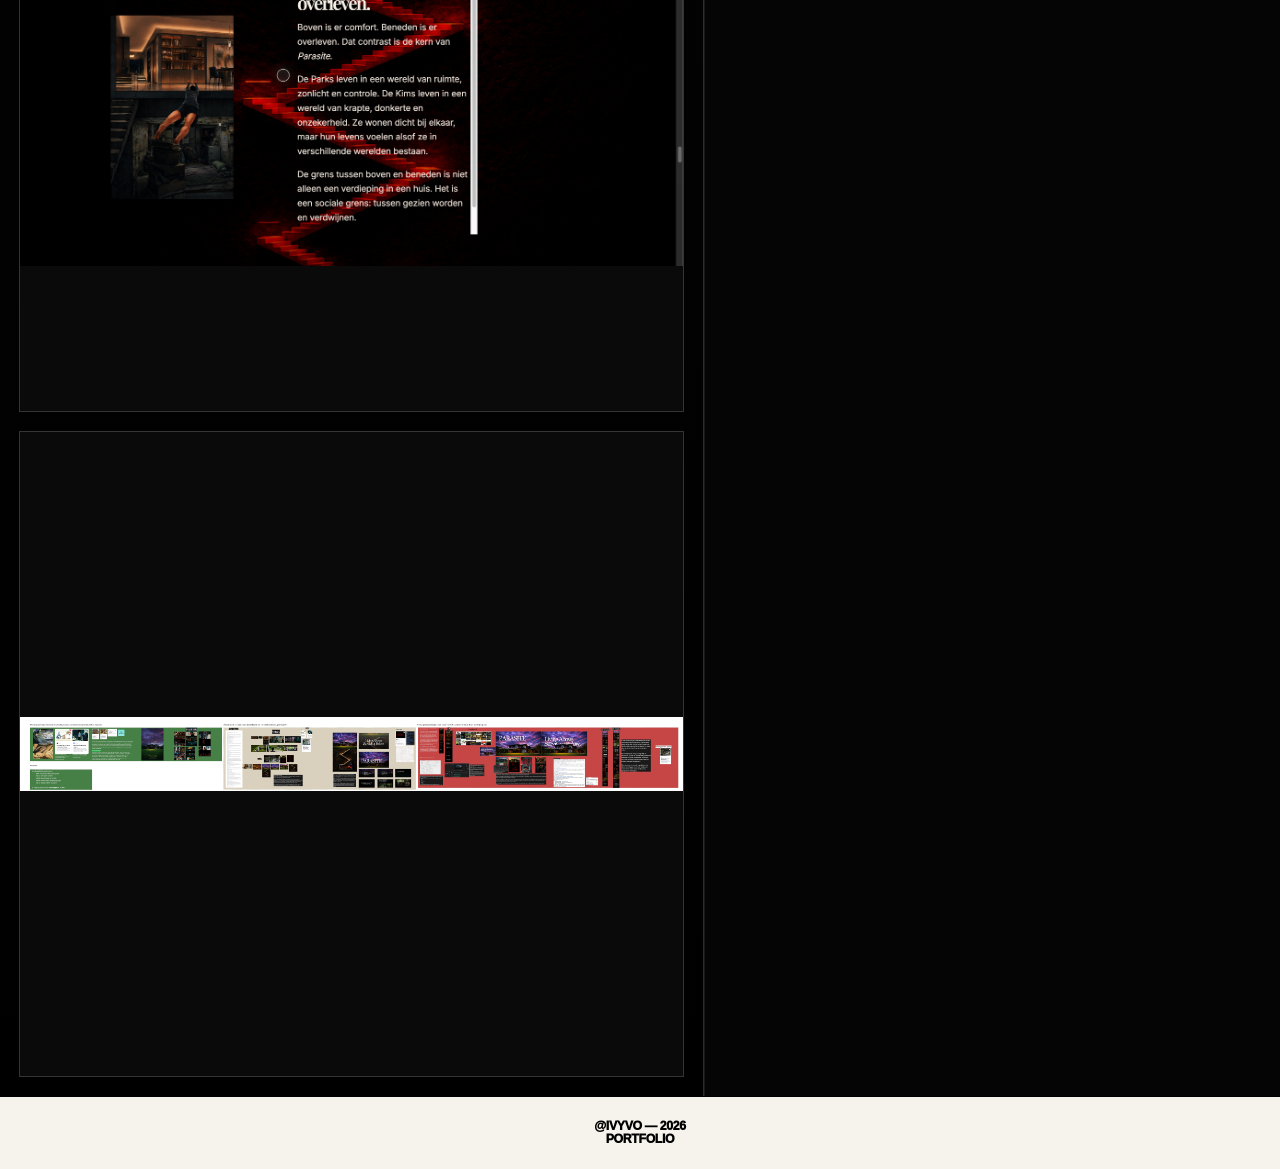
<file: parasite.html>
<!DOCTYPE html>
<html lang="en">
<head>
  <meta charset="UTF-8">

  <meta
    name="viewport"
    content="width=device-width, initial-scale=1.0"
  >

  <title>Living Above, Surviving Below — Ivy Vo</title>
      <link rel="icon" type="image/png" href="img/weblogo.png">


  <link rel="stylesheet" href="nav.css">
   <link rel="stylesheet" href="projects.css">
</head>

<body>
<!-- nav bar -->
 <nav class="top-nav">

  <a href="index.html" class="nav-logo">
    IV
  </a>

  <div class="nav-column desktop-nav">
    <a href="index.html#work">WORK</a>
    <a href="/img/cv.png">RESUME</a>
  </div>

  <div class="nav-column desktop-nav">
    <a href="index.html#about">ABOUT</a>
    <a href="index.html#contact">CONTACT</a>
  </div>

  <div class="nav-column desktop-nav">
    <a href="index.html#experience">EXPERIENCE</a>
  </div>

  <button class="menu-toggle" aria-label="Open menu">
    MENU
  </button>

</nav>

<div class="menu-overlay">

  <button class="menu-close" aria-label="Close menu">
    Close ×
  </button>

  <div class="menu-links">

    <a href="index.html#about">
      ABOUT
      <span>01</span>
    </a>

    <a href="index.html#work">
      WORK
      <span>02</span>
    </a>

    <a href="index.html#experience">
      EXPERIENCE
      <span>03</span>
    </a>

    <a href="cv.pdf">
      RESUME
      <span>04</span>
    </a>

    <a href="index.html#contact">
      CONTACT
      <span>05</span>
    </a>

  </div>

  <div class="menu-socials">

    <p>Socials</p>

    <div>
      <a href="https://www.linkedin.com/public-profile/settings/?lipi=urn%3Ali%3Apage%3Ad_flagship3_profile_self_edit_contact_info%3BYmnSw0SLS3mF9ZpnHBcqWw%3D%3D" target="_blank">
        LinkedIn
      </a>

      <a href="mailto:vohtgv@gmail.com">
        Email
      </a>

    </div>

  </div>

</div>

  <!-- PROJECT PAGE -->

  <main class="case-page parasite-theme">

    <!-- LEFT SCROLLING VISUALS -->

    <section class="case-media">

      <div class="case-image large">
        <img src="img/work/parasite-project.jpeg" alt="Living Above, Surviving Below project visual">
      </div>

    
      <div class="case-image">
        <img src="img/parasite/parasite-2.png" alt="Scrolling transition from villa to basement">
      </div>

         <div class="case-image">
        <img src="img/parasite/parasite-3.png" alt="Scrolling transition from villa to basement">
      </div>
           <div class="case-image">
        <img src="img/parasite/parasite-4.png" alt="Scrolling transition from villa to basement">
      </div>
          <div class="case-image">
        <img src="img/parasite/parasite-5.png" alt="Scrolling transition from villa to basement">
      </div>
      
        <div class="case-image">
        <img src="img/parasite/miro-ivy-parasite.jpg" alt="Interactive website scene of the Park family villa">
      </div>


    </section>

    <!-- RIGHT STICKY TEXT -->

    <aside class="case-info">

      <div class="case-sticky">

        <a href="index.html#work" class="back-link">
          ← Back to work
        </a>

        <h1>
          Living Above,<br>
          Surviving Below
        </h1>

        <p class="case-subtitle">
          An interactive website inspired by the film Parasite, exploring the contrast
          between wealth and poverty through scroll, space, typography and cinematic motion.
        </p>

        <div class="case-tags">
          <span>Visual</span>
          <span>Storytelling</span>
          <span>Typography</span>
          <span>Interactive Website</span>
        </div>
<div class="case-actions">
  <a
    href="https://ivyv0.github.io/parasite-ivy/"
    target="_blank"
    class="case-button"
  >
    <span>View Live Concept</span>
    <span>↗</span>
  </a>

</div>
        <div class="case-meta">

          <div>
            <span>Type</span>
            <p>Interactive Website</p>
          </div>

          <div>
            <span>Focus</span>
            <p>Visual Storytelling</p>
          </div>

          <div>
            <span>Theme</span>
            <p>Class Difference</p>
          </div>

        </div>

        <div class="case-text">

          <h2>
            Context
          </h2>

          <p>
            Living Above, Surviving Below is an interactive website about the film
            <strong>Parasite</strong>. The project focuses on the contrast between rich
            and poor, using the house as a visual symbol for society.
          </p>

          <p>
            The website starts at the villa of the wealthy Park family. This villa represents
            luxury, calmness and control. As the user scrolls, the camera slowly zooms towards
            the house, making it feel as if the visitor is entering the world of the film.
          </p>

          <h2>
            Interaction
          </h2>

          <p>
            Scrolling is an important part of the experience. The further the user scrolls,
            the darker the website becomes. The journey moves from the villa, to the stairs,
            and finally down into the basement.
          </p>

          <p>
            This downward movement reflects the theme of Parasite: some people live above in
            comfort, while others have to survive below. The staircase becomes a metaphor for
            class difference. Everyone wants to move up in life, but not everyone is given the
            same chances.
          </p>

          <h2>
            Visual Direction
          </h2>

          <p>
            I chose a dark and cinematic style to create tension. Large typography, layered
            visuals and subtle movement are used to make the visitor feel that something is
            hidden beneath the surface.
          </p>

          <h2>
            Concept
          </h2>

          <p>
            The house seems beautiful and perfect at first, but underneath it is a hidden
            basement where someone invisible lives. This contrast shows that behind wealth,
            there can also be hidden problems and inequality.
          </p>

          <p>
            My goal was to help people understand the film more deeply, even if they have not
            seen Parasite yet. The website shows that the house is not just a location, but a
            symbol for society: wealth exists above, poverty exists below, and between them is
            a lot of hidden tension.
          </p>

          <h2>
            Final Message
          </h2>

          <p>
            <strong>
              “The system was never built for everyone to rise.”
            </strong>
          </p>

        </div>

      </div>

    </aside>

  </main>

  <footer class="footer-title">
      @IVYVO — 2026<br>
      PORTFOLIO
    </footer>
    <script src="script.js"></script>
</body>
</html>
</file>
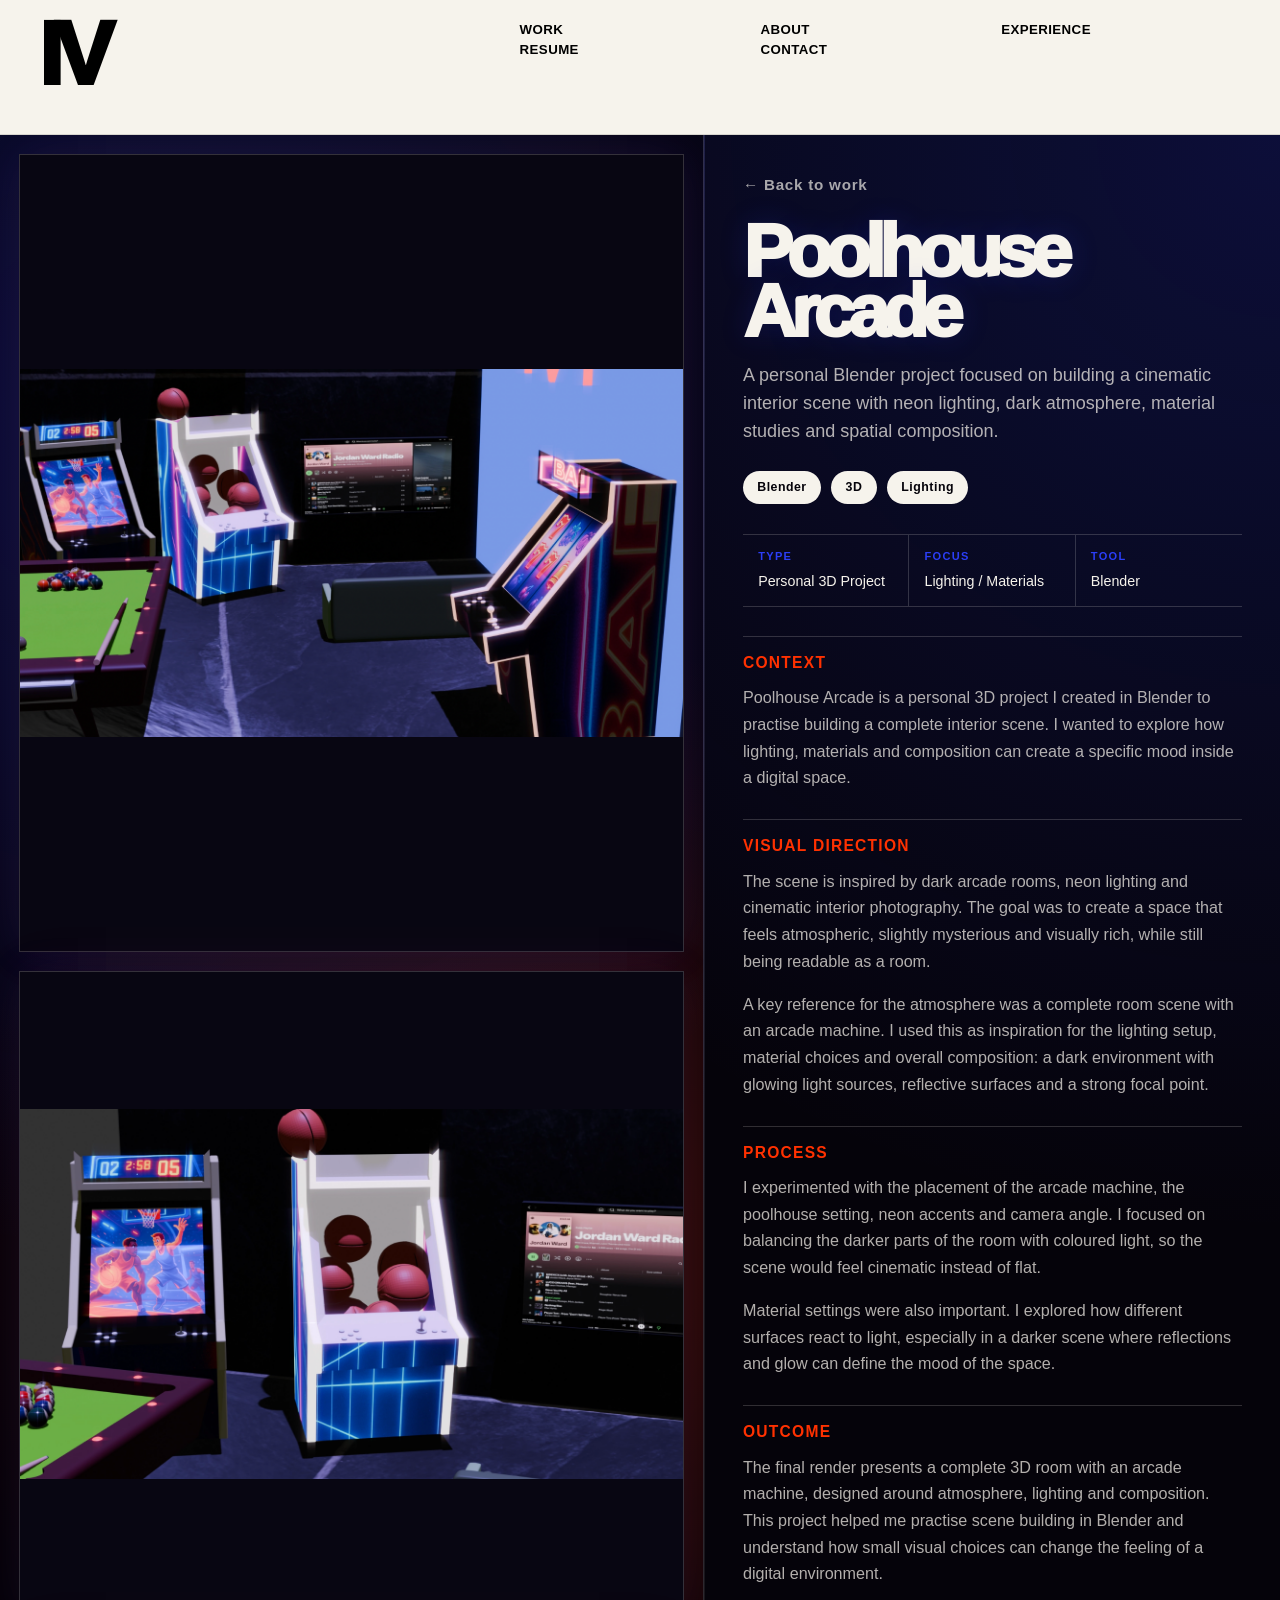
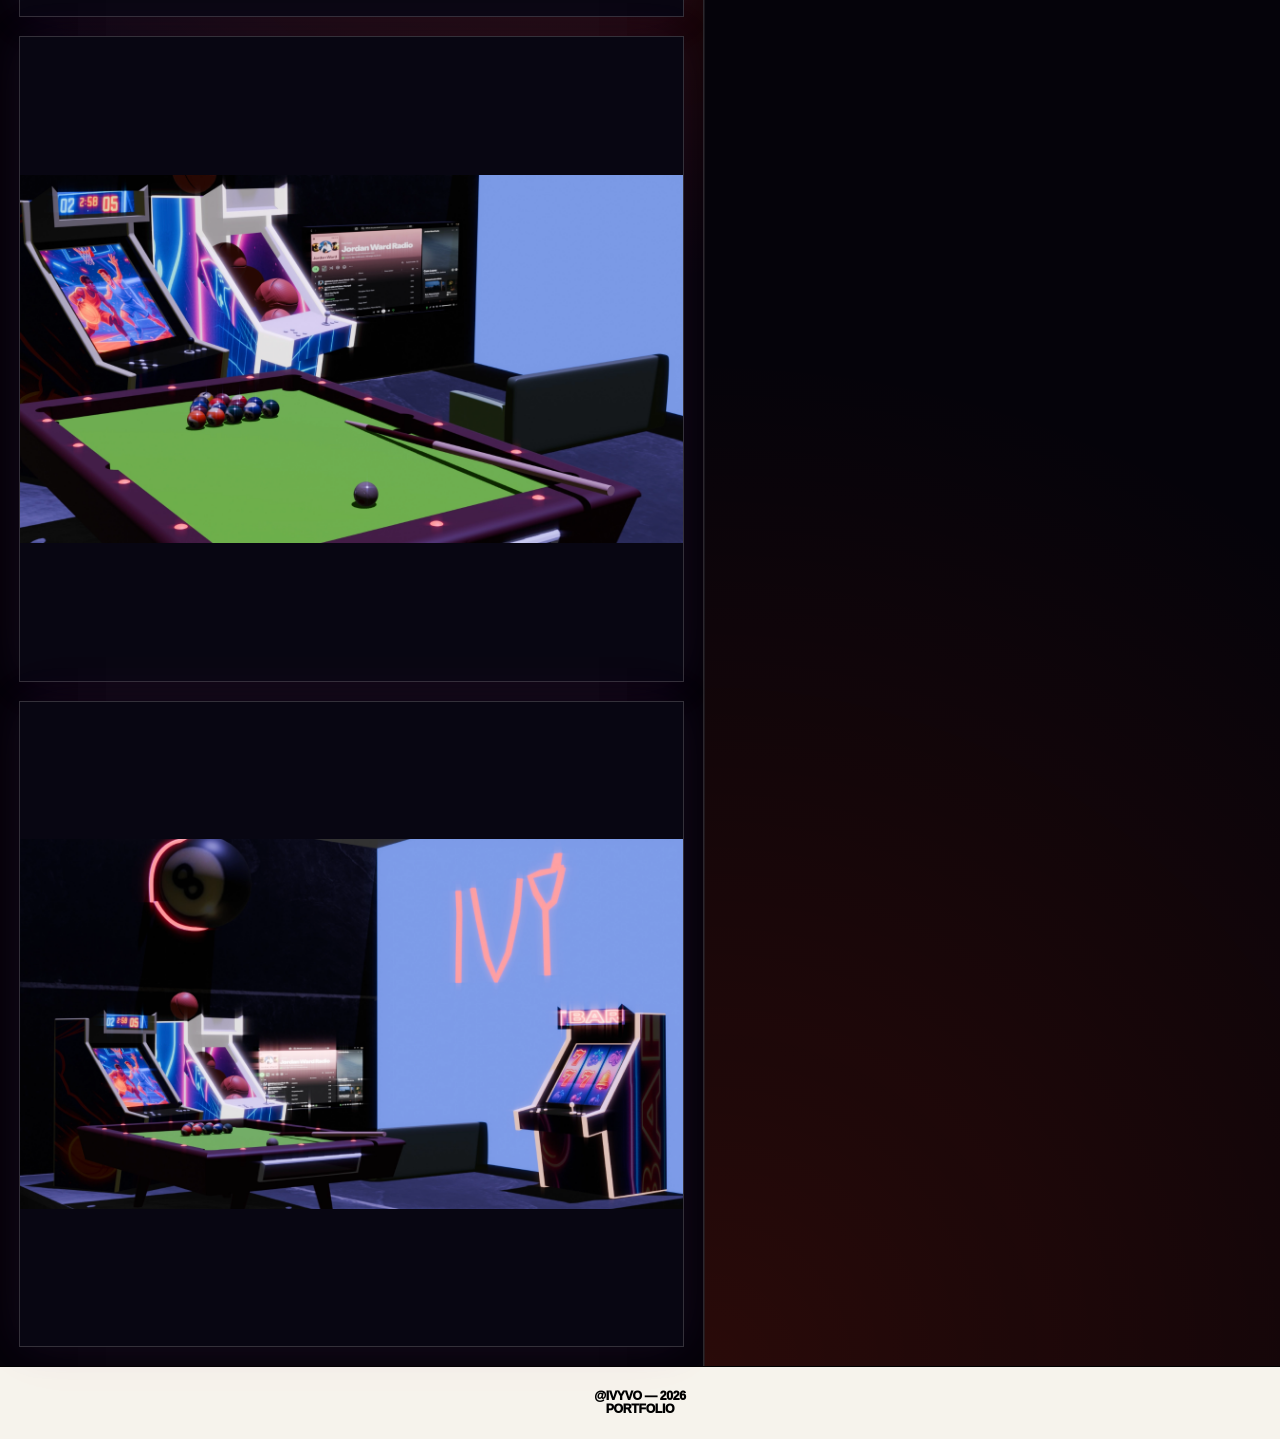
<file: poolhouse.html>
<!DOCTYPE html>
<html lang="en">
<head>
  <meta charset="UTF-8">

  <meta
    name="viewport"
    content="width=device-width, initial-scale=1.0"
  >

  <title>Poolhouse — Ivy Vo</title>
      <link rel="icon" type="image/png" href="img/weblogo.png">


  <link rel="stylesheet" href="projects.css">
    <link rel="stylesheet" href="nav.css">
  
</head>

<body>

  <!-- NAVBAR -->
<nav class="top-nav">

  <a href="index.html" class="nav-logo">
    IV
  </a>

  <div class="nav-column desktop-nav">
    <a href="index.html#work">WORK</a>
    <a href="/img/cv.png">RESUME</a>
  </div>

  <div class="nav-column desktop-nav">
    <a href="index.html#about">ABOUT</a>
    <a href="index.html#contact">CONTACT</a>
  </div>

  <div class="nav-column desktop-nav">
    <a href="index.html#experience">EXPERIENCE</a>
  </div>

  <button class="menu-toggle" aria-label="Open menu">
    MENU
  </button>

</nav>

<div class="menu-overlay">

  <button class="menu-close" aria-label="Close menu">
    Close ×
  </button>

  <div class="menu-links">

    <a href="index.html#about">
      ABOUT
      <span>01</span>
    </a>

    <a href="index.html#work">
      WORK
      <span>02</span>
    </a>

    <a href="index.html#experience">
      EXPERIENCE
      <span>03</span>
    </a>

    <a href="cv.pdf">
      RESUME
      <span>04</span>
    </a>

    <a href="index.html#contact">
      CONTACT
      <span>05</span>
    </a>

  </div>

  <div class="menu-socials">

    <p>Socials</p>

    <div>
      <a href="https://www.linkedin.com/public-profile/settings/?lipi=urn%3Ali%3Apage%3Ad_flagship3_profile_self_edit_contact_info%3BYmnSw0SLS3mF9ZpnHBcqWw%3D%3D" target="_blank">
        LinkedIn
      </a>

      <a href="mailto:vohtgv@gmail.com">
        Email
      </a>

    </div>

  </div>

</div>


  <!-- PROJECT PAGE -->

  <main class="case-page blender-theme">

    <!-- LEFT SCROLLING VISUALS -->

    <section class="case-media">

      <div class="case-image large">
        <img src="img/work/poolhouse.png" alt="Poolhouse Arcade Blender scene">
      </div>

      <div class="case-image">
        <img src="img/work/poolhouse1.png" alt="Poolhouse Arcade neon lighting reference">
      </div>

      <div class="case-image">
        <img src="img/work/poolhouse2.png" alt="Poolhouse Arcade material and composition study">
      </div>

      <div class="case-image">
        <img src="img/work/poolhouse3.png" alt="Poolhouse Arcade final render detail">
      </div>

    </section>

    <!-- RIGHT STICKY TEXT -->

    <aside class="case-info">

      <div class="case-sticky">

        <a href="index.html#work" class="back-link">
          ← Back to work
        </a>

        <h1>
          Poolhouse Arcade
        </h1>

        <p class="case-subtitle">
          A personal Blender project focused on building a cinematic interior scene
          with neon lighting, dark atmosphere, material studies and spatial composition.
        </p>

        <div class="case-tags">
          <span>Blender</span>
          <span>3D</span>
          <span>Lighting</span>
        </div>

        <div class="case-meta">

          <div>
            <span>Type</span>
            <p>Personal 3D Project</p>
          </div>

          <div>
            <span>Focus</span>
            <p>Lighting / Materials</p>
          </div>

          <div>
            <span>Tool</span>
            <p>Blender</p>
          </div>

        </div>

        <div class="case-text">

          <h2>
            Context
          </h2>

          <p>
            Poolhouse Arcade is a personal 3D project I created in Blender to practise
            building a complete interior scene. I wanted to explore how lighting,
            materials and composition can create a specific mood inside a digital space.
          </p>

          <h2>
            Visual Direction
          </h2>

          <p>
            The scene is inspired by dark arcade rooms, neon lighting and cinematic
            interior photography. The goal was to create a space that feels atmospheric,
            slightly mysterious and visually rich, while still being readable as a room.
          </p>

          <p>
            A key reference for the atmosphere was a complete room scene with an arcade
            machine. I used this as inspiration for the lighting setup, material choices
            and overall composition: a dark environment with glowing light sources,
            reflective surfaces and a strong focal point.
          </p>

          <h2>
            Process
          </h2>

          <p>
            I experimented with the placement of the arcade machine, the poolhouse setting,
            neon accents and camera angle. I focused on balancing the darker parts of the
            room with coloured light, so the scene would feel cinematic instead of flat.
          </p>

          <p>
            Material settings were also important. I explored how different surfaces react
            to light, especially in a darker scene where reflections and glow can define the
            mood of the space.
          </p>

          <h2>
            Outcome
          </h2>

          <p>
            The final render presents a complete 3D room with an arcade machine, designed
            around atmosphere, lighting and composition. This project helped me practise
            scene building in Blender and understand how small visual choices can change the
            feeling of a digital environment.
          </p>

        </div>

      </div>

    </aside>

  </main>
    <footer class="footer-title">
      @IVYVO — 2026<br>
      PORTFOLIO
    </footer>
    <script src="script.js"></script>

</body>
</html>
</file>
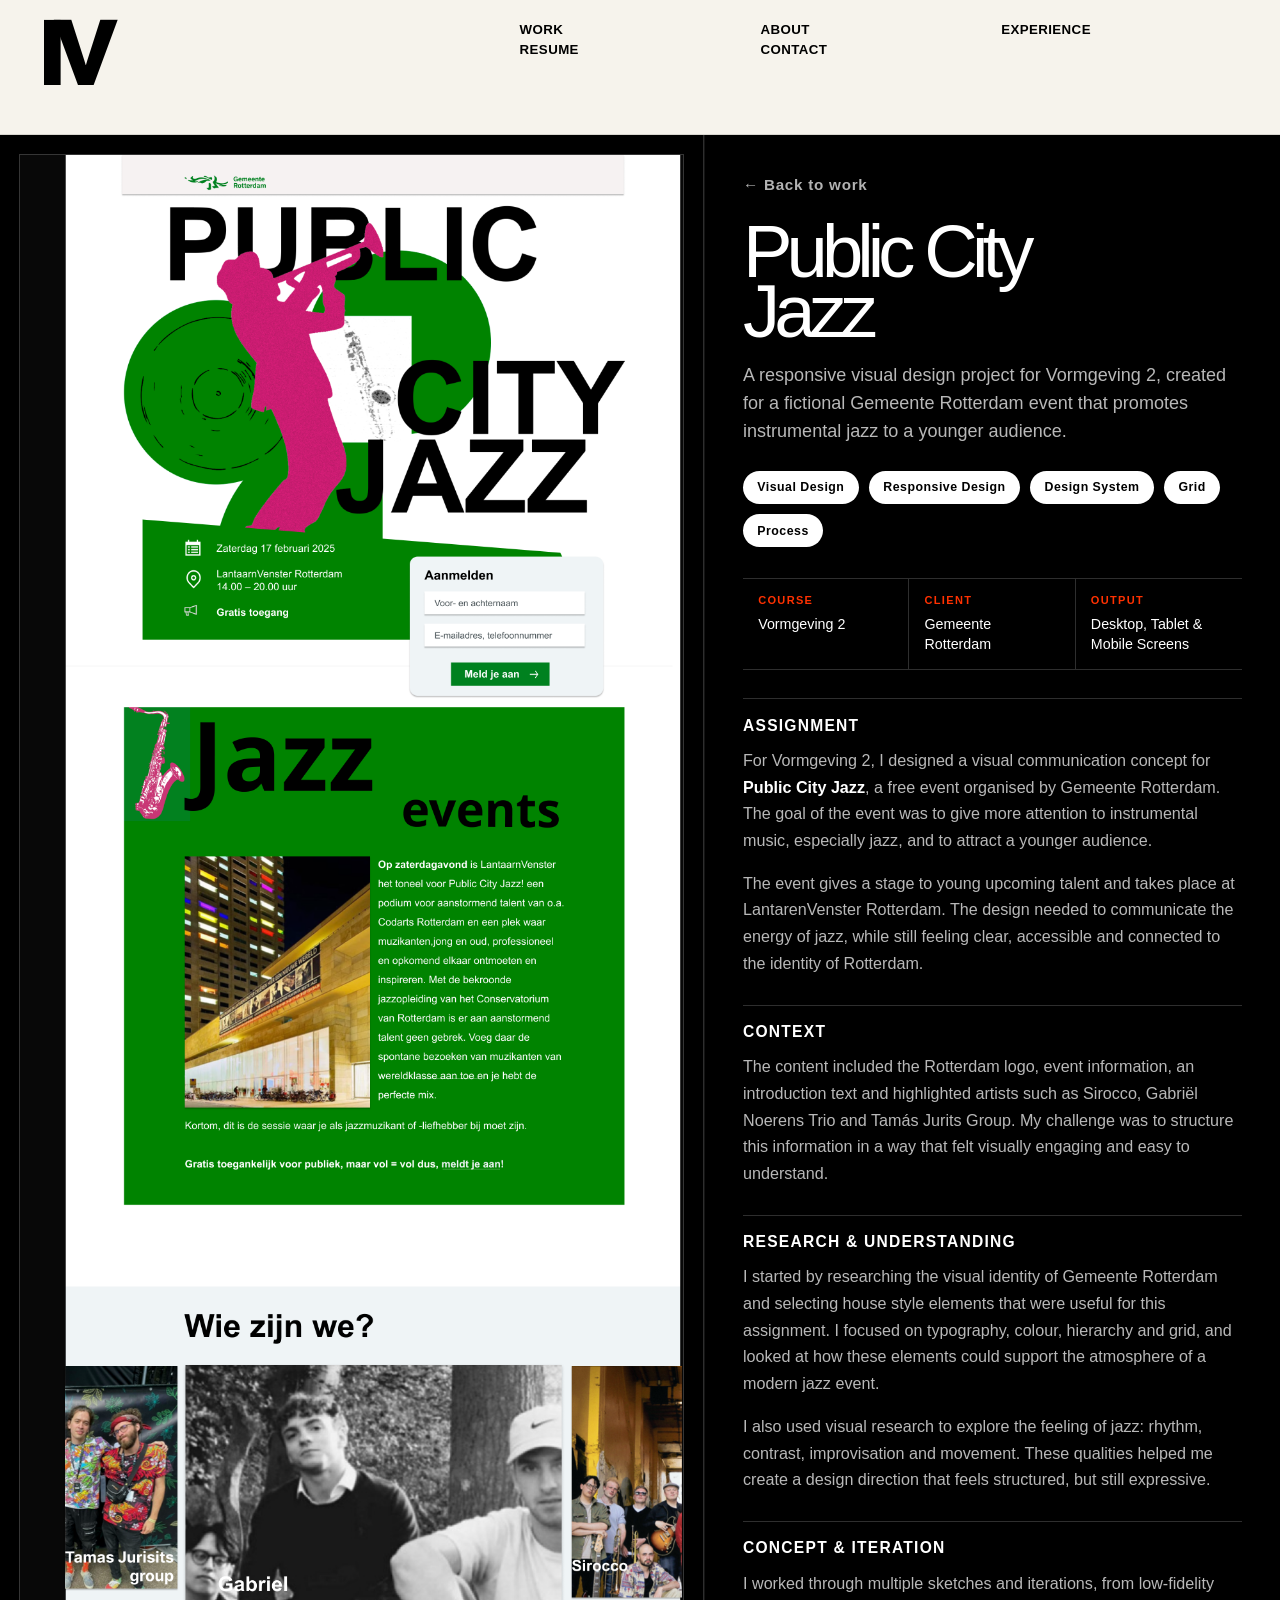
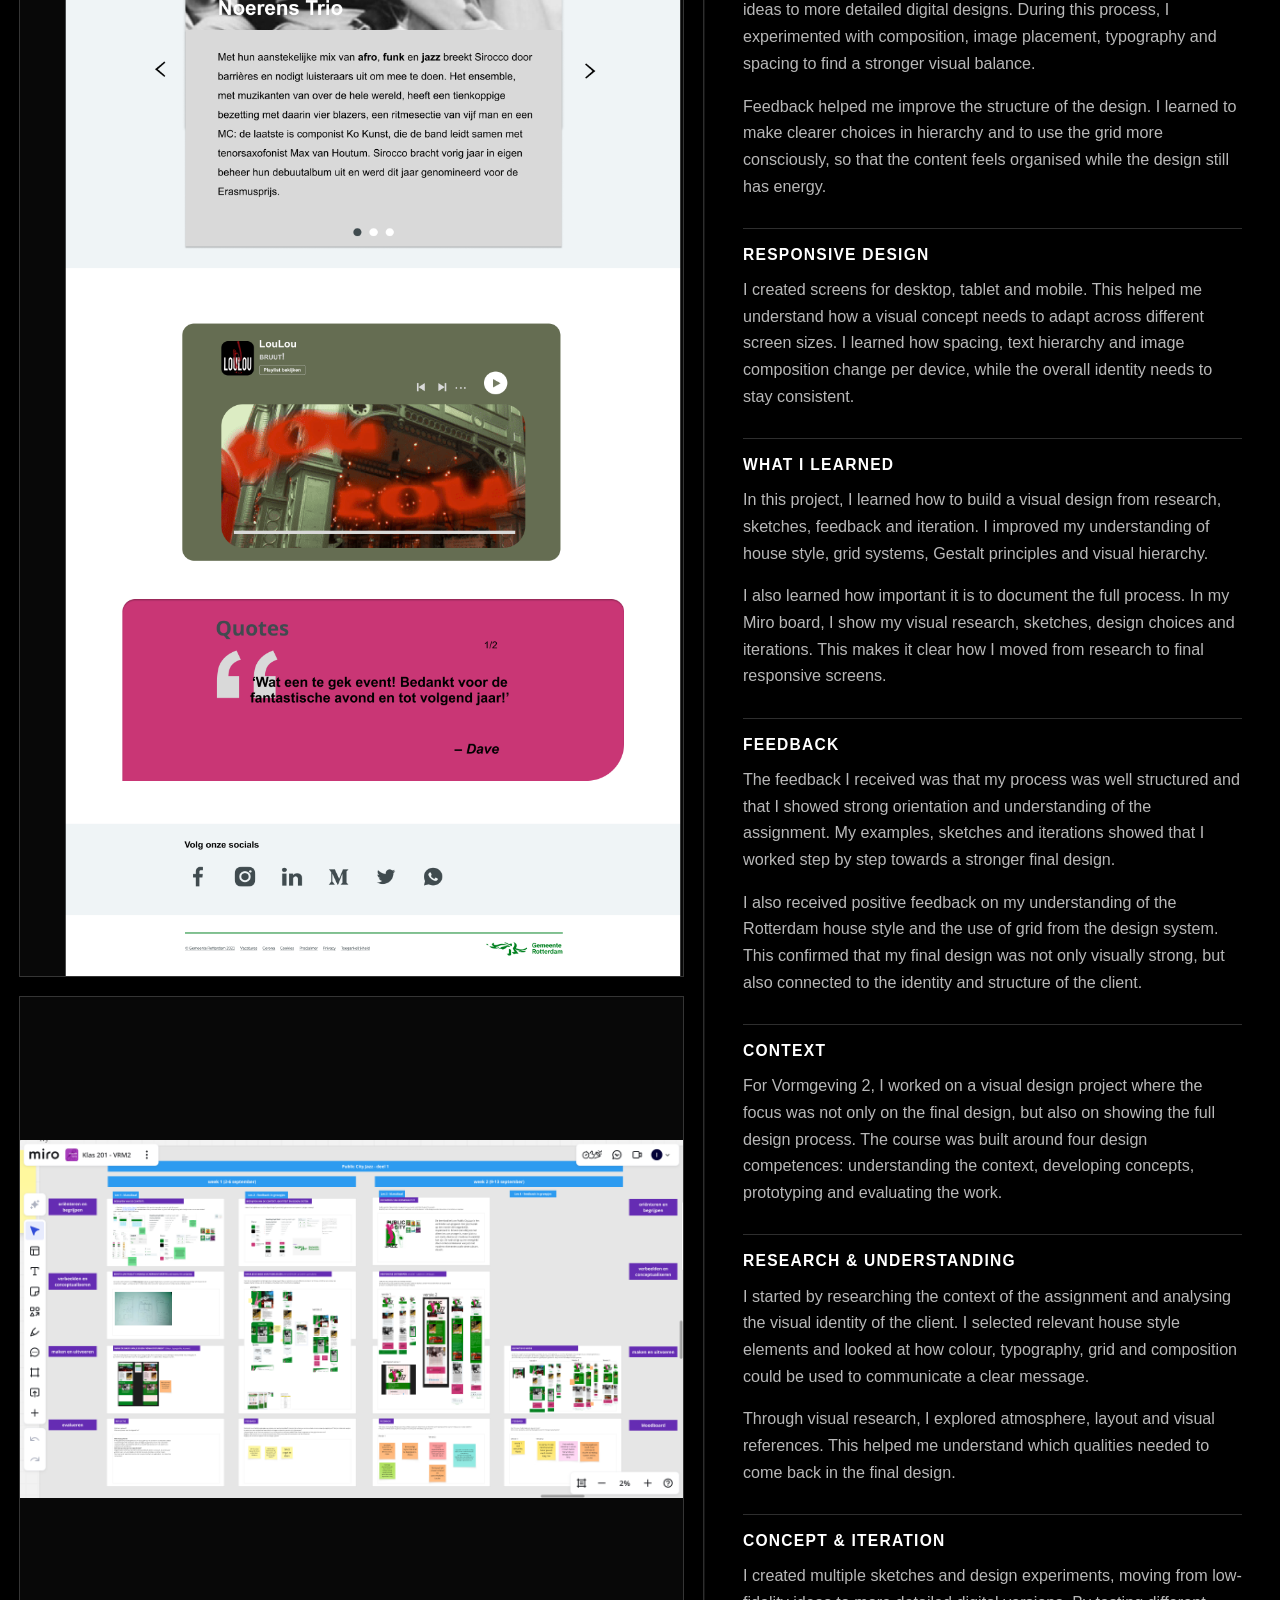
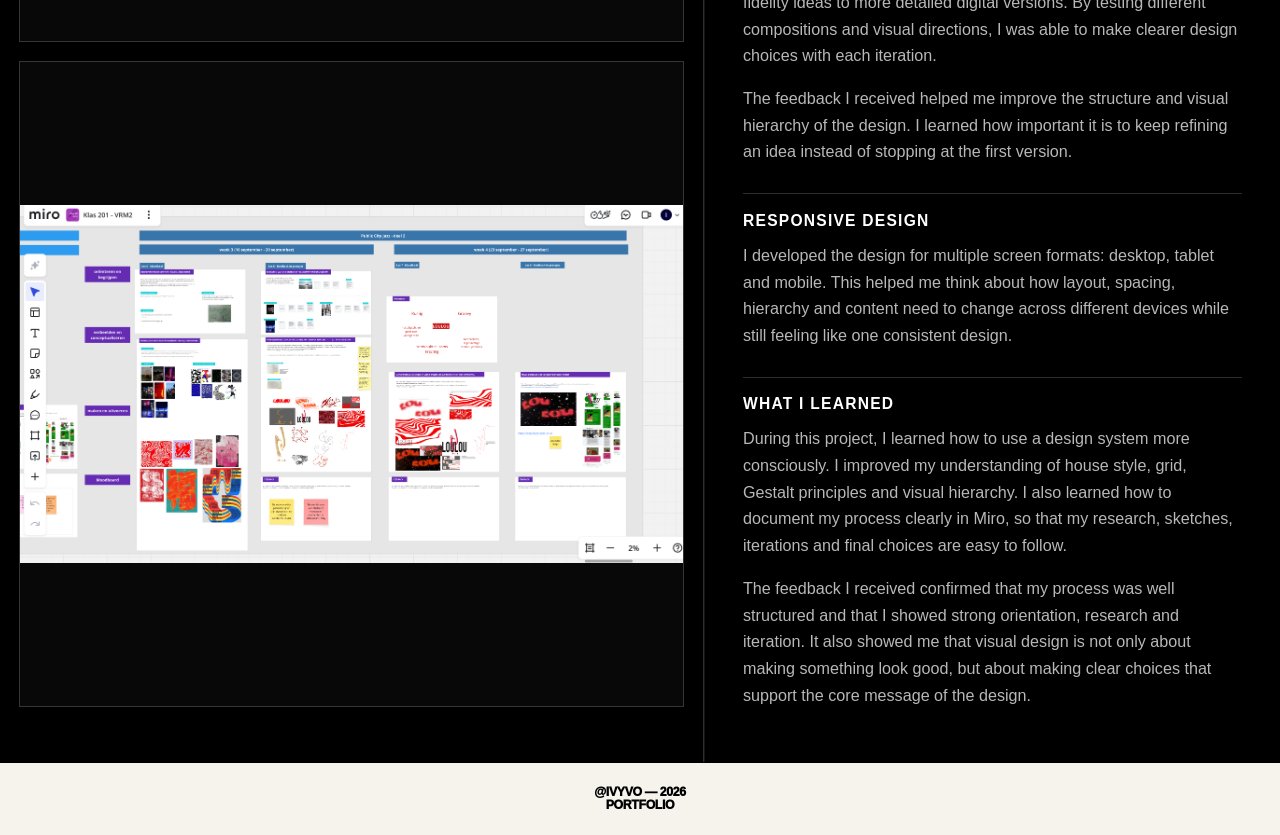
<file: vormgeving-2.html>
<!DOCTYPE html>
<html lang="en">
<head>
  <meta charset="UTF-8">

  <meta
    name="viewport"
    content="width=device-width, initial-scale=1.0"
  >

  <title>Design System Process — Ivy Vo</title>

  <link rel="icon" type="image/png" href="img/weblogo.png">

  <link rel="stylesheet" href="nav.css">
  <link rel="stylesheet" href="projects.css">
</head>

<body>

  <!-- NAVBAR -->

  <nav class="top-nav">

    <a href="index.html" class="nav-logo">
      IV
    </a>

    <div class="nav-column desktop-nav">
      <a href="index.html#work">WORK</a>
      <a href="/img/cv.png">RESUME</a>
    </div>

    <div class="nav-column desktop-nav">
      <a href="index.html#about">ABOUT</a>
      <a href="index.html#contact">CONTACT</a>
    </div>

    <div class="nav-column desktop-nav">
      <a href="index.html#experience">EXPERIENCE</a>
    </div>

    <button class="menu-toggle" aria-label="Open menu">
      MENU
    </button>

  </nav>

  <!-- MOBILE MENU OVERLAY -->

  <div class="menu-overlay">

    <button class="menu-close" aria-label="Close menu">
      Close ×
    </button>

    <div class="menu-links">

      <a href="index.html#about">
        ABOUT
        <span>01</span>
      </a>

      <a href="index.html#work">
        WORK
        <span>02</span>
      </a>

      <a href="index.html#experience">
        EXPERIENCE
        <span>03</span>
      </a>

      <a href="/img/cv.png">
        RESUME
        <span>04</span>
      </a>

      <a href="index.html#contact">
        CONTACT
        <span>05</span>
      </a>

    </div>

    <div class="menu-socials">

      <p>Socials</p>

      <div>
        <a href="https://www.linkedin.com/in/ivy-vo-3ab95b32b?utm_source=share_via&utm_content=profile&utm_medium=member_ios" target="_blank">
          LinkedIn
        </a>

        <a href="mailto:vohtgv@gmail.com">
          Email
        </a>
      </div>

    </div>

  </div>

  <!-- PROJECT PAGE -->

  <main class="case-page design-system-theme">

    <section class="case-media">

      <div class="case-image large reveal-card">
        <img src="img/vormgeving/dekstop.png" alt="Desktop screen design for Vormgeving 2">
      </div>
<!-- 
      <div class="case-image reveal-card">
        <img src="img/vormgeving/tablet.png" alt="Tablet screen design for Vormgeving 2">
      </div>

      <div class="case-image reveal-card">
        <img src="img/vormgeving/telefoon.png" alt="Mobile screen design for Vormgeving 2">
      </div> -->

      <div class="case-image reveal-card">
        <img src="img/vormgeving/proces-miro1.png" alt="Miro process board visual research and sketches">
      </div>

      <div class="case-image reveal-card">
        <img src="img/vormgeving/proces-miro2.png" alt="Miro process board iterations and design choices">
      </div>

    </section>

    <aside class="case-info">

      <div class="case-sticky">

        <a href="index.html#work" class="back-link">
          ← Back to work
        </a>

      <h1>
  Public City<br>
  Jazz
</h1>

<p class="case-subtitle">
  A responsive visual design project for Vormgeving 2, created for a fictional
  Gemeente Rotterdam event that promotes instrumental jazz to a younger audience.
</p>

<div class="case-tags">
  <span>Visual Design</span>
  <span>Responsive Design</span>
  <span>Design System</span>
  <span>Grid</span>
  <span>Process</span>
</div>

<div class="case-meta">

  <div>
    <span>Course</span>
    <p>Vormgeving 2</p>
  </div>

  <div>
    <span>Client</span>
    <p>Gemeente Rotterdam</p>
  </div>

  <div>
    <span>Output</span>
    <p>Desktop, Tablet & Mobile Screens</p>
  </div>

</div>

<div class="case-text">

  <h2>
    Assignment
  </h2>

  <p>
    For Vormgeving 2, I designed a visual communication concept for
    <strong>Public City Jazz</strong>, a free event organised by Gemeente Rotterdam.
    The goal of the event was to give more attention to instrumental music, especially
    jazz, and to attract a younger audience.
  </p>

  <p>
    The event gives a stage to young upcoming talent and takes place at LantarenVenster
    Rotterdam. The design needed to communicate the energy of jazz, while still feeling
    clear, accessible and connected to the identity of Rotterdam.
  </p>

  <h2>
    Context
  </h2>

  <p>
    The content included the Rotterdam logo, event information, an introduction text and
    highlighted artists such as Sirocco, Gabriël Noerens Trio and Tamás Jurits Group.
    My challenge was to structure this information in a way that felt visually engaging
    and easy to understand.
  </p>

  <h2>
    Research & Understanding
  </h2>

  <p>
    I started by researching the visual identity of Gemeente Rotterdam and selecting
    house style elements that were useful for this assignment. I focused on typography,
    colour, hierarchy and grid, and looked at how these elements could support the
    atmosphere of a modern jazz event.
  </p>

  <p>
    I also used visual research to explore the feeling of jazz: rhythm, contrast,
    improvisation and movement. These qualities helped me create a design direction that
    feels structured, but still expressive.
  </p>

  <h2>
    Concept & Iteration
  </h2>

  <p>
    I worked through multiple sketches and iterations, from low-fidelity ideas to more
    detailed digital designs. During this process, I experimented with composition,
    image placement, typography and spacing to find a stronger visual balance.
  </p>

  <p>
    Feedback helped me improve the structure of the design. I learned to make clearer
    choices in hierarchy and to use the grid more consciously, so that the content feels
    organised while the design still has energy.
  </p>

  <h2>
    Responsive Design
  </h2>

  <p>
    I created screens for desktop, tablet and mobile. This helped me understand how a
    visual concept needs to adapt across different screen sizes. I learned how spacing,
    text hierarchy and image composition change per device, while the overall identity
    needs to stay consistent.
  </p>

  <h2>
    What I Learned
  </h2>

  <p>
    In this project, I learned how to build a visual design from research, sketches,
    feedback and iteration. I improved my understanding of house style, grid systems,
    Gestalt principles and visual hierarchy.
  </p>

  <p>
    I also learned how important it is to document the full process. In my Miro board,
    I show my visual research, sketches, design choices and iterations. This makes it
    clear how I moved from research to final responsive screens.
  </p>

  <h2>
    Feedback
  </h2>

  <p>
    The feedback I received was that my process was well structured and that I showed
    strong orientation and understanding of the assignment. My examples, sketches and
    iterations showed that I worked step by step towards a stronger final design.
  </p>

  <p>
    I also received positive feedback on my understanding of the Rotterdam house style
    and the use of grid from the design system. This confirmed that my final design was
    not only visually strong, but also connected to the identity and structure of the
    client.
  </p>

</div>

        <div class="case-text">

          <h2>
            Context
          </h2>

          <p>
            For Vormgeving 2, I worked on a visual design project where the focus was not
            only on the final design, but also on showing the full design process. The course
            was built around four design competences: understanding the context, developing
            concepts, prototyping and evaluating the work.
          </p>

          <h2>
            Research & Understanding
          </h2>

          <p>
            I started by researching the context of the assignment and analysing the visual
            identity of the client. I selected relevant house style elements and looked at
            how colour, typography, grid and composition could be used to communicate a clear
            message.
          </p>

          <p>
            Through visual research, I explored atmosphere, layout and visual references.
            This helped me understand which qualities needed to come back in the final design.
          </p>

          <h2>
            Concept & Iteration
          </h2>

          <p>
            I created multiple sketches and design experiments, moving from low-fidelity ideas
            to more detailed digital versions. By testing different compositions and visual
            directions, I was able to make clearer design choices with each iteration.
          </p>

          <p>
            The feedback I received helped me improve the structure and visual hierarchy of
            the design. I learned how important it is to keep refining an idea instead of
            stopping at the first version.
          </p>

          <h2>
            Responsive Design
          </h2>

          <p>
            I developed the design for multiple screen formats: desktop, tablet and mobile.
            This helped me think about how layout, spacing, hierarchy and content need to
            change across different devices while still feeling like one consistent design.
          </p>

          <h2>
            What I Learned
          </h2>

          <p>
            During this project, I learned how to use a design system more consciously.
            I improved my understanding of house style, grid, Gestalt principles and visual
            hierarchy. I also learned how to document my process clearly in Miro, so that my
            research, sketches, iterations and final choices are easy to follow.
          </p>

          <p>
            The feedback I received confirmed that my process was well structured and that I
            showed strong orientation, research and iteration. It also showed me that visual
            design is not only about making something look good, but about making clear choices
            that support the core message of the design.
          </p>

        </div>

      </div>

    </aside>

  </main>

  <footer class="footer-title">
    @IVYVO — 2026<br>
    PORTFOLIO
  </footer>

  <script src="script.js"></script>

</body>
</html>
</file>
<file: nav.css>
/* =========================
   NAVBAR
========================= */

.top-nav{
  width:100%;
  height:15vh;

  background:var(--cream);
  color:var(--black);

  display:grid;
  grid-template-columns:2fr 1fr 1fr 1fr;

  align-items:start;

  padding:1.2rem 2rem;

  border-bottom:0.02rem solid rgba(0,0,0,.12);

  position:relative;
  z-index:200;
}

.nav-logo{
  color:var(--black);

  text-decoration:none;

  font-size:clamp(3rem, 7vw, 7rem);

  line-height:.7;

  font-weight:950;

  letter-spacing:-0.1em;
}

.nav-column{
  display:flex;
  flex-direction:column;

  gap:.35rem;
}

.nav-column a{
  color:var(--black);

  text-decoration:none;

  font-size:clamp(.7rem, .85vw, .9rem);

  font-weight:800;

  letter-spacing:.03em;

  line-height:1;

  width:fit-content;

  transition:.25s ease;
}

.nav-column a:hover{
  color:var(--primary-red);

  transform:translateX(.2rem);
}

/* MENU BUTTON */

.menu-toggle{
  display:none;

  background:none;
  border:none;

  color:var(--black);

  font-size:.85rem;
  font-weight:900;

  letter-spacing:.08em;

  cursor:pointer;
}

/* =========================
   FULLSCREEN MENU OVERLAY
========================= */

.menu-overlay{
  position:fixed;

  inset:0;

  width:100vw;
  height:100svh;

  background:#EDECEA;
  color:var(--black);

  z-index:999;

  padding:1rem;

  display:flex;
  flex-direction:column;
  justify-content:space-between;

  overflow:hidden;

  opacity:0;
  pointer-events:none;

  transform:translateY(-1rem);

  transition:
    opacity .45s ease,
    transform .45s ease;
}

.menu-overlay.is-open{
  opacity:1;
  pointer-events:auto;

  transform:translateY(0);
}

/* CLOSE */

.menu-close{
  position:absolute;

  top:1rem;
  right:1rem;

  background:rgba(255,255,255,.2);

  border:1px solid rgba(0,0,0,.08);

  padding:.9rem 1.15rem;

  color:var(--black);

  font-size:clamp(.85rem, 2.6vw, 1rem);
  font-weight:800;

  cursor:pointer;

  z-index:20;

  transition:.3s ease;
}

.menu-close:hover{
  color:var(--primary-orange);
}

/* BIG LINKS */

.menu-links{
  margin-top:5.8rem;

  display:flex;
  flex-direction:column;

  width:100%;

  overflow:hidden;
}

.menu-links a{
  position:relative;

  display:block;

  width:fit-content;
  max-width:calc(100vw - 3rem);

  color:var(--black);

  text-decoration:none;

  font-size:clamp(2.6rem, 11.5vw, 8rem);

  line-height:.92;

  font-weight:500;

  letter-spacing:-.065em;

  white-space:nowrap;

  transition:.35s ease;
}

.menu-links a span{
  position:absolute;

  top:.08em;
  right:-2.05rem;

  color:var(--primary-orange);

  font-size:clamp(.78rem, 2.6vw, 1.25rem);

  line-height:1;

  letter-spacing:-.04em;
}

.menu-links a:hover{
  color:var(--primary-red);

  transform:translateX(.25rem);
}

/* SOCIALS */

.menu-socials{
  width:100%;
  max-width:48rem;

  padding-bottom:.3rem;
}

.menu-socials p{
  color:var(--primary-orange);

  font-size:clamp(.9rem, 3vw, 1rem);
  font-weight:800;

  margin-bottom:.8rem;
}

.menu-socials div{
  display:flex;
  flex-wrap:wrap;

  gap:.8rem 1.4rem;
}

.menu-socials a{
  color:var(--black);

  text-decoration:none;

  font-size:clamp(1.1rem, 4.5vw, 1.8rem);

  font-weight:600;

  transition:.3s ease;
}

.menu-socials a:hover{
  color:var(--primary-orange);
}

/* =========================
   RESPONSIVE NAV
========================= */

@media(max-width:900px){

  .top-nav{
    height:auto;

    grid-template-columns:1fr auto;

    align-items:center;

    padding:1rem 1.2rem;
  }

  .desktop-nav{
    display:none;
  }

  .menu-toggle{
    display:block;
  }

  .nav-logo{
    font-size:4rem;
  }
}

/* MOBILE MENU */

@media(max-width:650px){

  .menu-overlay{
    padding:1rem;
  }

  .menu-links{
    margin-top:6rem;
  }

  .menu-links a{
    font-size:clamp(2.55rem, 12vw, 5.4rem);

    line-height:.92;

    letter-spacing:-.06em;

    max-width:calc(100vw - 2.5rem);
  }

  .menu-links a span{
    right:-.8rem;

    font-size:.82rem;
  }
}

@media(max-width:430px){

  .menu-close{
    padding:.8rem 1rem;

    font-size:.9rem;
  }

  .menu-links{
    margin-top:5.6rem;
  }

  .menu-links a{
    font-size:clamp(2.35rem, 11vw, 4.3rem);

    line-height:.95;

    letter-spacing:-.045em;
  }

  .menu-links a span{
    right:-.65rem;

    font-size:.72rem;
  }

  .menu-socials p{
    margin-bottom:.65rem;
  }

  .menu-socials div{
    gap:.7rem 1.2rem;
  }

  .menu-socials a{
    font-size:1.1rem;
  }
}

@media(max-width:360px){

  .menu-links{
    margin-top:5.3rem;
  }

  .menu-links a{
    font-size:clamp(2rem, 10.5vw, 3.7rem);

    letter-spacing:-.035em;
  }

  .menu-links a span{
    right:-.5rem;

    font-size:.65rem;
  }

  .menu-socials a{
    font-size:1rem;
  }
}

/* =========================
   FOOTER TITLE
========================= */

.footer-title{
  width:100%;

  background:var(--cream);
  color:var(--black);

  text-align:center;

  padding:1.2rem 1rem;

  font-size:clamp(.65rem, .8vw, .9rem);

  line-height:1.05;

  font-weight:950;

  letter-spacing:-.03em;

  border-top:1px solid var(--black);
}

/* =========================
   INLINE CSS ARROW
========================= */

.contact-link{
  display:inline-flex;
  align-items:center;
  gap:.45rem;
}

.inline-arrow{
  width:.8rem;
  height:.8rem;

  position:relative;

  display:inline-block;

  flex-shrink:0;
}

.inline-arrow::before{
  content:"";

  position:absolute;

  width:.55rem;
  height:.55rem;

  top:.05rem;
  right:0;

  border-top:2px solid currentColor;
  border-right:2px solid currentColor;

  transform:rotate(45deg);
}

.inline-arrow::after{
  content:"";

  position:absolute;

  width:.75rem;
  height:2px;

  left:0;
  top:.42rem;

  background:currentColor;
}
</file>
<file: projects.css>
/* =========================
   RESET
========================= */

*{
  margin:0;
  padding:0;
  box-sizing:border-box;
}

/* =========================
   COLOR SYSTEM
========================= */

:root{
  --primary-red:#C4001C;
  --primary-orange:#FF3100;
  --secondary-blue:#2B3EF7;
  --gray:#A7A7A7;
  --black:#000000;
  --white:#FFFFFF;
  --cream:#F6F3EC;
}

html{
  font-size:19px;
  scroll-behavior:smooth;
}

body{

  font-family:
  "Helvetica Neue",
  Helvetica,
  Arial,
  sans-serif;

  color:var(--black);

  overflow-x:hidden;
}



/* =========================
   CASE STUDY PAGE
========================= */

.case-page{
  min-height:100vh;

  display:grid;
  grid-template-columns:55% 45%;

  background:var(--black);
  color:var(--white);
}

/* LEFT SIDE MEDIA */

.case-media{
  min-height:100vh;

  padding:1rem;

  display:flex;
  flex-direction:column;

  gap:1rem;

  border-right:1px solid rgba(255,255,255,.18);
}

.case-image{
  width:100%;

  background:#080808;

  border:1px solid rgba(255,255,255,.18);

  overflow:hidden;

  display:flex;
  align-items:center;
  justify-content:center;
}

.case-image.large{
  min-height:42rem;
}

.case-image img{
  width:100%;
  height:100%;

  display:block;

  object-fit:contain;
}

.case-image:not(.large){
  min-height:34rem;
}

/* RIGHT SIDE TEXT */

.case-info{
  min-height:100vh;

  padding:2rem;

  border-left:1px solid rgba(255,255,255,.08);
}

.case-sticky{
  position:sticky;

  top:2rem;

  max-width:44rem;
}

/* BACK */

.back-link{
  display:inline-block;

  color:rgba(255,255,255,.7);

  text-decoration:none;

  font-size:.8rem;
  font-weight:800;

  letter-spacing:.05em;

  margin-bottom:1.5rem;

  transition:.3s ease;
}

.back-link:hover{
  color:var(--primary-orange);

  transform:translateX(-.2rem);
}

/* TITLE */

.case-sticky h1{
  font-size:clamp(3.4rem, 5.8vw, 6.5rem);

  line-height:.82;

  font-weight:500;

  letter-spacing:-.08em;

  margin-bottom:1rem;
}

.case-subtitle{
  max-width:38rem;

  color:rgba(255,255,255,.72);

  font-size:.95rem;

  line-height:1.55;

  margin-bottom:1.3rem;
}

/* TAGS */

.case-tags{
  display:flex;
  flex-wrap:wrap;

  gap:.55rem;

  margin-bottom:1.6rem;
}

.case-tags span{
  padding:.5rem .75rem;

  border-radius:999px;

  background:var(--white);
  color:var(--black);

  font-size:.65rem;
  font-weight:900;

  letter-spacing:.04em;
}

.case-tags span:hover{
  background:var(--primary-orange);
  color:var(--white);
}

/* META */

.case-meta{
  display:grid;
  grid-template-columns:repeat(3, 1fr);

  border-top:1px solid rgba(255,255,255,.18);
  border-bottom:1px solid rgba(255,255,255,.18);

  margin-bottom:1.5rem;
}

.case-meta div{
  padding:.8rem;

  border-right:1px solid rgba(255,255,255,.18);
}

.case-meta div:last-child{
  border-right:none;
}

.case-meta span{
  display:block;

  color:var(--primary-orange);

  font-size:.58rem;
  font-weight:900;

  letter-spacing:.12em;

  text-transform:uppercase;

  margin-bottom:.5rem;
}

.case-meta p{
  color:var(--white);

  font-size:.75rem;

  line-height:1.35;
}

/* TEXT */

.case-text{
  max-width:40rem;
}

.case-text h2{
  color:var(--white);

  font-size:.82rem;

  font-weight:900;

  letter-spacing:.08em;

  text-transform:uppercase;

  margin:1.5rem 0 .65rem;

  padding-top:.9rem;

  border-top:1px solid rgba(255,255,255,.18);
}

.case-text p{
  color:rgba(255,255,255,.72);

  font-size:.85rem;

  line-height:1.65;

  margin-bottom:.85rem;
}

.case-text strong{
  color:var(--white);
}

/* =========================
   CASE PAGE RESPONSIVE
========================= */

@media(max-width:1000px){

  .case-page{
    grid-template-columns:1fr;
  }

  .case-media{
    border-right:none;
    border-bottom:1px solid rgba(255,255,255,.18);
  }

  .case-info{
    border-left:none;
  }

  .case-sticky{
    position:relative;
    top:0;

    max-width:100%;
  }

  .case-image.large,
  .case-image:not(.large){
    min-height:auto;
    aspect-ratio:16 / 10;
  }
}

@media(max-width:650px){

  .case-media{
    padding:.8rem;
  }

  .case-info{
    padding:1.2rem;
  }

  .case-sticky h1{
    font-size:clamp(3.2rem, 17vw, 5.8rem);
  }

  .case-meta{
    grid-template-columns:1fr;
  }

  .case-meta div{
    border-right:none;
    border-bottom:1px solid rgba(255,255,255,.18);
  }

  .case-meta div:last-child{
    border-bottom:none;
  }

  .case-image.large,
  .case-image:not(.large){
    aspect-ratio:1 / 1;
  }
}
/* CASE VIDEO */

.case-video{
  width:100%;

  background:#080808;

  border:1px solid rgba(255,255,255,.18);

  overflow:hidden;

  display:flex;
  align-items:center;
  justify-content:center;
}

.case-video.large{
  min-height:42rem;
}

.case-video video{
  width:100%;
  height:100%;

  display:block;

  object-fit:contain;

  background:#080808;
}

/* CASE BUTTON */

.case-actions{
  margin:0 0 1.6rem;
}

.case-button{
  width:fit-content;

  display:flex;
  align-items:center;
  gap:.8rem;

  text-decoration:none;

  color:var(--cream);
  background:transparent;

  border:1px solid var(--cream);
  border-radius:999px;

  padding:.7rem .85rem .7rem 1rem;

  font-size:.75rem;
  font-weight:900;

  letter-spacing:.04em;

  transition:.35s ease;
}

.case-button:hover{
  color:var(--primary-orange);
  border-color:var(--primary-orange);

  transform:translateY(-.15rem);
}

.case-button span:last-child{
  width:2rem;
  height:2rem;



  display:flex;
  align-items:center;
  justify-content:center;

 

  color:var(--cream);

  transition:.35s ease;
}

.case-button:hover span:last-child{
  border-color:var(--primary-orange);
  color:var(--primary-orange);

  transform:rotate(45deg);
}
@media(max-width:1000px){

  .case-video.large{
    min-height:auto;
    aspect-ratio:16 / 10;
  }
}

@media(max-width:650px){

  .case-video.large{
    aspect-ratio:1 / 1;
  }
}


/* =========================
   THE MORNING BREW THEME
   Uses same case-page layout
========================= */

.brew-theme{
  background:#F6EDCA;
  color:#3E2723;
}

.brew-theme .case-media{
  border-right:1px solid rgba(62,39,35,.25);
}

.brew-theme .case-image,
.brew-theme .case-video{
  background:#D9D0BD;
  border:1px solid rgba(62,39,35,.25);
}

.brew-theme .case-image img,
.brew-theme .case-video video{
  background:#D9D0BD;
}

.brew-theme .case-info{
  border-left:1px solid rgba(62,39,35,.18);
}

.brew-theme .back-link{
  color:#3E2723;
}

.brew-theme .back-link:hover{
  color:#B00005;
}

.brew-theme .case-sticky h1{
  color:#3E2723;
  font-weight:950;
}

.brew-theme .case-subtitle{
  color:rgba(62,39,35,.78);
}

.brew-theme .case-tags span{
  background:#3E2723;
  color:#F6EDCA;
}

.brew-theme .case-tags span:hover{
  background:#B00005;
  color:#FFFFFF;
}

.brew-theme .case-meta{
  border-top:1px solid rgba(62,39,35,.25);
  border-bottom:1px solid rgba(62,39,35,.25);
}

.brew-theme .case-meta div{
  border-right:1px solid rgba(62,39,35,.25);
}

.brew-theme .case-meta div:last-child{
  border-right:none;
}

.brew-theme .case-meta span{
  color:#B00005;
}

.brew-theme .case-meta p{
  color:#3E2723;
}

.brew-theme .case-text h2{
  color:#B00005;
  border-top:1px solid rgba(62,39,35,.25);
}

.brew-theme .case-text p{
  color:rgba(62,39,35,.78);
}

.brew-theme .case-text strong{
  color:#3E2723;
}

/* button theme */

.brew-theme .case-button{
  color:#3E2723;
  border:1px solid #3E2723;
}

.brew-theme .case-button span:last-child{
  color:#3E2723;
}

.brew-theme .case-button:hover{
  color:#B00005;
  border-color:#B00005;
}

.brew-theme .case-button:hover span:last-child{
  color:#B00005;
}

/* responsive border fixes */

@media(max-width:1000px){

  .brew-theme .case-media{
    border-right:none;
    border-bottom:1px solid rgba(62,39,35,.25);
  }

  .brew-theme .case-info{
    border-left:none;
  }
}

@media(max-width:650px){

  .brew-theme .case-meta div{
    border-right:none;
    border-bottom:1px solid rgba(62,39,35,.25);
  }

  .brew-theme .case-meta div:last-child{
    border-bottom:none;
  }
}

/* =========================
   PARASITE / LIVING ABOVE THEME
   Uses same case-page layout
========================= */

.parasite-theme{
  background:#050505;
  color:#F6F3EC;
}

.parasite-theme .case-media{
  border-right:1px solid rgba(246,243,236,.18);
  background:
    linear-gradient(
      180deg,
      #111 0%,
      #050505 45%,
      #000 100%
    );
}

.parasite-theme .case-image,
.parasite-theme .case-video{
  background:#0A0A0A;
  border:1px solid rgba(246,243,236,.18);
}

.parasite-theme .case-image img,
.parasite-theme .case-video video{
  background:#0A0A0A;
}

.parasite-theme .case-info{
  border-left:1px solid rgba(246,243,236,.08);
  background:
    radial-gradient(
      circle at top right,
      rgba(196,0,28,.18),
      transparent 35%
    ),
    #050505;
}

.parasite-theme .back-link{
  color:var(--cream);
}

.parasite-theme .back-link:hover{
  color:var(--primary-red);
}

.parasite-theme .case-sticky h1{
  color:#F6F3EC;

  font-weight:950;

  letter-spacing:-.09em;
}

.parasite-theme .case-subtitle{
  color:rgba(246,243,236,.72);
}

.parasite-theme .case-tags span{
  background:#F6F3EC;
  color:#050505;
}

.parasite-theme .case-tags span:hover{
  background:var(--primary-red);
  color:#F6F3EC;
}

.parasite-theme .case-meta{
  border-top:1px solid rgba(246,243,236,.18);
  border-bottom:1px solid rgba(246,243,236,.18);
}

.parasite-theme .case-meta div{
  border-right:1px solid rgba(246,243,236,.18);
}

.parasite-theme .case-meta div:last-child{
  border-right:none;
}

.parasite-theme .case-meta span{
  color:var(--primary-red);
}

.parasite-theme .case-meta p{
  color:#F6F3EC;
}

.parasite-theme .case-text h2{
  color:var(--primary-red);

  border-top:1px solid rgba(246,243,236,.18);
}

.parasite-theme .case-text p{
  color:rgba(246,243,236,.72);
}

.parasite-theme .case-text strong{
  color:#F6F3EC;
}

.parasite-theme .case-button{
  color:#F6F3EC;

  border:1px solid rgba(246,243,236,.7);
}

.parasite-theme .case-button span:last-child{
  color:#F6F3EC;
}

.parasite-theme .case-button:hover{
  color:var(--primary-red);
  border-color:var(--primary-red);
}

.parasite-theme .case-button:hover span:last-child{
  color:var(--primary-red);
}

/* responsive border fixes */

@media(max-width:1000px){

  .parasite-theme .case-media{
    border-right:none;
    border-bottom:1px solid rgba(246,243,236,.18);
  }

  .parasite-theme .case-info{
    border-left:none;
  }
}

@media(max-width:650px){

  .parasite-theme .case-meta div{
    border-right:none;
    border-bottom:1px solid rgba(246,243,236,.18);
  }

  .parasite-theme .case-meta div:last-child{
    border-bottom:none;
  }
}

/* =========================
   BLENDER / POOLHOUSE THEME
   Uses same case-page layout
========================= */

.blender-theme{
  background:#05030A;
  color:#F6F3EC;
}

.blender-theme .case-media{
  border-right:1px solid rgba(246,243,236,.16);

  background:
    radial-gradient(
      circle at 20% 10%,
      rgba(43,62,247,.22),
      transparent 32%
    ),
    radial-gradient(
      circle at 80% 40%,
      rgba(255,49,0,.18),
      transparent 35%
    ),
    #05030A;
}

.blender-theme .case-image,
.blender-theme .case-video{
  background:#080612;

  border:1px solid rgba(246,243,236,.18);

  box-shadow:
    0 0 2rem rgba(43,62,247,.08),
    0 0 3rem rgba(255,49,0,.06);
}

.blender-theme .case-image img,
.blender-theme .case-video video{
  background:#080612;
}

.blender-theme .case-info{
  border-left:1px solid rgba(246,243,236,.08);

  background:
    radial-gradient(
      circle at top right,
      rgba(43,62,247,.2),
      transparent 38%
    ),
    radial-gradient(
      circle at bottom left,
      rgba(255,49,0,.15),
      transparent 35%
    ),
    #05030A;
}

.blender-theme .back-link{
  color:rgba(246,243,236,.68);
}

.blender-theme .back-link:hover{
  color:var(--secondary-blue);
}

.blender-theme .case-sticky h1{
  color:#F6F3EC;

  font-weight:950;

  letter-spacing:-.085em;

  text-shadow:
    0 0 1.5rem rgba(43,62,247,.18);
}

.blender-theme .case-subtitle{
  color:rgba(246,243,236,.72);
}

.blender-theme .case-tags span{
  background:#F6F3EC;
  color:#05030A;
}

.blender-theme .case-tags span:hover{
  background:var(--secondary-blue);
  color:#FFFFFF;
}

.blender-theme .case-tags span:nth-child(2):hover,
.blender-theme .case-tags span:nth-child(4):hover{
  background:var(--primary-orange);
}

.blender-theme .case-meta{
  border-top:1px solid rgba(246,243,236,.18);
  border-bottom:1px solid rgba(246,243,236,.18);
}

.blender-theme .case-meta div{
  border-right:1px solid rgba(246,243,236,.18);
}

.blender-theme .case-meta div:last-child{
  border-right:none;
}

.blender-theme .case-meta span{
  color:var(--secondary-blue);
}

.blender-theme .case-meta p{
  color:#F6F3EC;
}

.blender-theme .case-text h2{
  color:var(--primary-orange);

  border-top:1px solid rgba(246,243,236,.18);
}

.blender-theme .case-text p{
  color:rgba(246,243,236,.72);
}

.blender-theme .case-text strong{
  color:#F6F3EC;
}

.blender-theme .case-button{
  color:#F6F3EC;

  border:1px solid rgba(246,243,236,.7);
}

.blender-theme .case-button:hover{
  color:var(--secondary-blue);
  border-color:var(--secondary-blue);
}

.blender-theme .case-button:hover span:last-child{
  color:var(--secondary-blue);
}

/* responsive border fixes */

@media(max-width:1000px){

  .blender-theme .case-media{
    border-right:none;
    border-bottom:1px solid rgba(246,243,236,.18);
  }

  .blender-theme .case-info{
    border-left:none;
  }
}

@media(max-width:650px){

  .blender-theme .case-meta div{
    border-right:none;
    border-bottom:1px solid rgba(246,243,236,.18);
  }

  .blender-theme .case-meta div:last-child{
    border-bottom:none;
  }
}

/* aino */
/* =========================
   AINO TYPOGRAPHY THEME
========================= */

.aino-theme{
  background:var(--cream);
  color:var(--black);
}

.aino-theme .case-media{
  background:var(--cream);
  border-right:1px solid rgba(0,0,0,.18);
}

.aino-theme .case-image,
.aino-theme .case-video{
  background:#EFE8DD;
  border:1px solid rgba(0,0,0,.18);
}

.aino-theme .case-info{
  background:var(--cream);
  border-left:1px solid rgba(0,0,0,.12);
}

.aino-theme .back-link{
  color:rgba(0,0,0,.7);
}

.aino-theme .back-link:hover{
  color:var(--primary-orange);
}

.aino-theme .case-sticky h1{
  color:var(--black);
  font-weight:950;
  letter-spacing:-.09em;
}

.aino-theme .case-subtitle,
.aino-theme .case-text p{
  color:rgba(0,0,0,.72);
}

.aino-theme .case-tags span{
  background:var(--black);
  color:var(--cream);
}

.aino-theme .case-tags span:hover{
  background:var(--primary-orange);
  color:var(--white);
}

.aino-theme .case-meta{
  border-top:1px solid rgba(0,0,0,.18);
  border-bottom:1px solid rgba(0,0,0,.18);
}

.aino-theme .case-meta div{
  border-right:1px solid rgba(0,0,0,.18);
}

.aino-theme .case-meta span{
  color:var(--primary-orange);
}

.aino-theme .case-meta p,
.aino-theme .case-text strong{
  color:var(--black);
}

.aino-theme .case-text h2{
  color:var(--primary-orange);
  border-top:1px solid rgba(0,0,0,.18);
}


/* beeldtaal */
/* =========================
   VISUAL LANGUAGE / BEELDTAAL THEME
========================= */

.visual-language-theme{
  background:#F6F3EC;
  color:#000;
}

.visual-language-theme .case-media{
  background:#F6F3EC;
  border-right:1px solid rgba(0,0,0,.18);
}

.visual-language-theme .case-image,
.visual-language-theme .case-video{
  background:#EDECEA;
  border:1px solid rgba(0,0,0,.18);
}

.visual-language-theme .case-info{
  background:
    radial-gradient(circle at top right,rgba(196,0,28,.16),transparent 36%),
    #F6F3EC;
  border-left:1px solid rgba(0,0,0,.12);
}

.visual-language-theme .back-link{
  color:rgba(0,0,0,.65);
}

.visual-language-theme .back-link:hover{
  color:var(--primary-red);
}

.visual-language-theme .case-sticky h1{
  color:#000;
  font-weight:950;
  letter-spacing:-.085em;
}

.visual-language-theme .case-subtitle{
  color:rgba(0,0,0,.72);
}

.visual-language-theme .case-tags span{
  background:#000;
  color:#F6F3EC;
}

.visual-language-theme .case-tags span:hover{
  background:var(--primary-red);
  color:#fff;
}

.visual-language-theme .case-meta{
  border-top:1px solid rgba(0,0,0,.18);
  border-bottom:1px solid rgba(0,0,0,.18);
}

.visual-language-theme .case-meta div{
  border-right:1px solid rgba(0,0,0,.18);
}

.visual-language-theme .case-meta div:last-child{
  border-right:none;
}

.visual-language-theme .case-meta span{
  color:var(--primary-red);
}

.visual-language-theme .case-meta p{
  color:#000;
}

.visual-language-theme .case-text h2{
  color:var(--primary-red);
  border-top:1px solid rgba(0,0,0,.18);
}

.visual-language-theme .case-text p{
  color:rgba(0,0,0,.72);
}

.visual-language-theme .case-text strong{
  color:#000;
}

@media(max-width:1000px){

  .visual-language-theme .case-media{
    border-right:none;
    border-bottom:1px solid rgba(0,0,0,.18);
  }

  .visual-language-theme .case-info{
    border-left:none;
  }
}

@media(max-width:650px){

  .visual-language-theme .case-meta div{
    border-right:none;
    border-bottom:1px solid rgba(0,0,0,.18);
  }

  .visual-language-theme .case-meta div:last-child{
    border-bottom:none;
  }
}

/* =========================
   INTERFACE MOTION THEME
========================= */

.motion-theme{
  background:#050505;
  color:#F6F3EC;
}

.motion-theme .case-media{
  background:
    radial-gradient(circle at 20% 10%,rgba(255,49,0,.24),transparent 30%),
    radial-gradient(circle at 85% 45%,rgba(43,62,247,.22),transparent 34%),
    #050505;

  border-right:1px solid rgba(246,243,236,.16);
}

.motion-theme .case-image,
.motion-theme .case-video{
  background:#080808;
  border:1px solid rgba(246,243,236,.18);
  box-shadow:
    0 0 2rem rgba(255,49,0,.08),
    0 0 3rem rgba(43,62,247,.07);
}

.motion-theme .case-info{
  background:
    radial-gradient(circle at top right,rgba(255,49,0,.18),transparent 36%),
    radial-gradient(circle at bottom left,rgba(43,62,247,.16),transparent 35%),
    #050505;

  border-left:1px solid rgba(246,243,236,.08);
}

.motion-theme .back-link{
  color:rgba(246,243,236,.68);
}

.motion-theme .back-link:hover{
  color:var(--primary-orange);
}

.motion-theme .case-sticky h1{
  color:#F6F3EC;
  font-weight:950;
  letter-spacing:-.085em;
}

.motion-theme .case-subtitle{
  color:rgba(246,243,236,.72);
}

.motion-theme .case-tags span{
  background:#F6F3EC;
  color:#050505;
}

.motion-theme .case-tags span:hover{
  background:var(--primary-orange);
  color:#FFFFFF;
}

.motion-theme .case-tags span:nth-child(2):hover,
.motion-theme .case-tags span:nth-child(4):hover{
  background:var(--secondary-blue);
}

.motion-theme .case-meta{
  border-top:1px solid rgba(246,243,236,.18);
  border-bottom:1px solid rgba(246,243,236,.18);
}

.motion-theme .case-meta div{
  border-right:1px solid rgba(246,243,236,.18);
}

.motion-theme .case-meta div:last-child{
  border-right:none;
}

.motion-theme .case-meta span{
  color:var(--primary-orange);
}

.motion-theme .case-meta p{
  color:#F6F3EC;
}

.motion-theme .case-text h2{
  color:var(--primary-orange);
  border-top:1px solid rgba(246,243,236,.18);
}

.motion-theme .case-text p{
  color:rgba(246,243,236,.72);
}

.motion-theme .case-text strong{
  color:#F6F3EC;
}

.motion-theme .case-button{
  color:#F6F3EC;
  border-color:rgba(246,243,236,.75);
}

.motion-theme .case-button:hover{
  color:var(--primary-orange);
  border-color:var(--primary-orange);
}

@media(max-width:1000px){

  .motion-theme .case-media{
    border-right:none;
    border-bottom:1px solid rgba(246,243,236,.18);
  }

  .motion-theme .case-info{
    border-left:none;
  }
}

@media(max-width:650px){

  .motion-theme .case-meta div{
    border-right:none;
    border-bottom:1px solid rgba(246,243,236,.18);
  }

  .motion-theme .case-meta div:last-child{
    border-bottom:none;
  }
}
</file>
<file: style.css>
/* =========================
   RESET
========================= */

*{
  margin:0;
  padding:0;
  box-sizing:border-box;
}

/* =========================
   COLOR SYSTEM
========================= */

:root{
  --primary-red:#C4001C;
  --primary-orange:#FF3100;
  --secondary-blue:#2B3EF7;
  --gray:#A7A7A7;
  --black:#000000;
  --white:#FFFFFF;
  --cream:#F6F3EC;
}



body{

  font-family:
  "Helvetica Neue",
  Helvetica,
  Arial,
  sans-serif;

  color:var(--black);

  overflow-x:hidden;
}
/* scroll */
/* =========================
   SMOOTH SCROLL + REVEAL EFFECTS
========================= */

html{
  scroll-behavior:smooth;
  font-size:19px;

}

/* base reveal */

.reveal-section,
.reveal-card{
  opacity:0;

  transform:translateY(2.5rem);

  transition:
    opacity .9s cubic-bezier(.22,1,.36,1),
    transform .9s cubic-bezier(.22,1,.36,1);

  will-change:opacity, transform;
}

.reveal-section.is-visible,
.reveal-card.is-visible{
  opacity:1;

  transform:translateY(0);
}

/* stagger project cards */

.project-card.reveal-card:nth-child(1){
  transition-delay:.05s;
}

.project-card.reveal-card:nth-child(2){
  transition-delay:.12s;
}

.project-card.reveal-card:nth-child(3){
  transition-delay:.19s;
}

.project-card.reveal-card:nth-child(4){
  transition-delay:.26s;
}

/* about stagger */

.about-image-card.reveal-card{
  transition-delay:.08s;
}

.about-content-card.reveal-card{
  transition-delay:.18s;
}

/* subtle hover polish */

.project-card,
.about-image-card,
.about-content-card,
.resume-button,
.contact-link,
.case-button{
  will-change:transform;
}

.project-card:hover{
  transform:translateY(-.35rem);
}

/* landing video smooth floating */

.landing-video{
  transition:
    transform .7s cubic-bezier(.22,1,.36,1),
    opacity .5s ease;

  will-change:transform;
}


/* tiny labels cinematic entrance */

.tiny-label,
.center-text,
.big-name{
  animation:landingFadeUp 1.1s cubic-bezier(.22,1,.36,1) both;
}

.tiny-label{
  animation-delay:.15s;
}

.center-text{
  animation-delay:.25s;
}

.big-name{
  animation-delay:.35s;
}

@keyframes landingFadeUp{
  from{
    opacity:0;
    transform:translateY(1.2rem);
  }

  to{
    opacity:1;
    transform:translateY(0);
  }
}

/* keep center text original translate */

.center-text{
  animation-name:centerTextFadeUp;
}

@keyframes centerTextFadeUp{
  from{
    opacity:0;
    transform:translateX(-50%) translateY(1.2rem);
  }

  to{
    opacity:1;
    transform:translateX(-50%) translateY(0);
  }
}

/* reduce motion accessibility */

@media(prefers-reduced-motion:reduce){

  html{
    scroll-behavior:auto;
  }

  *,
  *::before,
  *::after{
    animation-duration:.01ms !important;
    animation-iteration-count:1 !important;
    transition-duration:.01ms !important;
  }

  .reveal-section,
  .reveal-card{
    opacity:1;
    transform:none;
  }
}
/* =========================
   LANDING
========================= */

.landing{
  position:relative;

  width:100vw;
  height:85vh;

  background:var(--cream);

  overflow:hidden;

  padding:2rem;
}

/* =========================
   LANDING VIDEO
========================= */

.landing-video{
  position:absolute;

  left:50%;
  top:27%;

  transform:translate(-50%, -50%);

  width:min(68vw, 58rem);
  height:auto;

  z-index:35;

  display:block;

  pointer-events:auto;

  object-fit:contain;

  mix-blend-mode:multiply;

  opacity:.95;

  background:transparent;
}

.landing-video.video-failed{
  opacity:0;
}

.landing-video-fallback{
  position:absolute;

  left:50%;
  top:27%;

  transform:translate(-50%, -50%);

  width:min(68vw, 58rem);
  height:42vh;

  background:url("img/cube.png") center / contain no-repeat;

  z-index:34;

  pointer-events:none;

  display:none;

  mix-blend-mode:multiply;
}

.landing-video-fallback.is-visible{
  display:block;
}

/* =========================
   SMALL CORNER DOTS
========================= */

.corner{
  position:absolute;

  top:1.5rem;

  display:flex;
  gap:.25rem;

  z-index:80;
}

.corner-left{
  left:1.5rem;
}

.corner-right{
  right:1.5rem;
}

.corner span{
  width:.3rem;
  height:.3rem;

  border-radius:50%;

  background:var(--primary-red);
}

/* =========================
   TINY LABELS
========================= */


.tiny-label{
  position:absolute;

  left:50%;
  top:61%;

  transform:translateX(-50%);

  font-size:.48rem;

  font-weight:950;

  letter-spacing:.08em;

  color:var(--black);

  z-index:70;
}

.label-center{
  left:50%;

  transform:translateX(-50%);
}

/* =========================
   CENTER TEXT
========================= */

.center-text{
  position:absolute;

  left:50%;
  bottom:10.5%;

  transform:translateX(-50%);

  text-align:center;

  width:min(90vw, 32rem);

  z-index:80;
}

.center-text p{
  font-size:clamp(.78rem, 1vw, 1.05rem);

  line-height:1.05;

  font-weight:950;

  letter-spacing:-.04em;

  margin-bottom:1rem;

  color:var(--black);
}

.center-text small{
  font-size:.48rem;

  font-weight:900;

  letter-spacing:.07em;

  color:var(--primary-red);
}

/* =========================
   BIG NAMES
========================= */

.big-name{
  position:absolute;

  bottom:-.8rem;

  font-size:clamp(7rem, 22vw, 22rem);

  line-height:.72;

  font-weight:950;

  letter-spacing:-.055em;

  color:var(--primary-red);

  z-index:20;

  text-transform:uppercase;
}

.name-left{
  left:1rem;
}

.name-right{
  right:2.5rem;

  letter-spacing:-.035em;
}

/* =========================
   RESPONSIVE LANDING
========================= */

@media(max-width:900px){

  .landing{
    height:88vh;

    padding:1.2rem;
  }

  .landing-video,
  .landing-video-fallback{
    left:50%;
    top:28%;

    width:min(92vw, 38rem);
  }

  .tiny-label{
    top:58%;
  }

  .label-left{
    left:50%;

    transform:translateX(-9.5rem);
  }

  .label-right{
    left:50%;

    transform:translateX(6.8rem);
  }

  .center-text{
    bottom:15%;

    width:min(82vw, 28rem);
  }

  .big-name{
    bottom:-.35rem;

    font-size:clamp(6rem, 24vw, 13rem);
  }

  .name-left{
    left:.5rem;
  }

  .name-right{
    right:1rem;
  }
}

@media(max-width:650px){

  .landing{
    height:86vh;

    padding:1rem;
  }

  .landing-video,
  .landing-video-fallback{
    left:50%;
    top:27%;

    width:min(105vw, 32rem);
    max-height:38vh;
  }

  .landing-video-fallback{
    height:38vh;
  }

  .tiny-label{
    top:55.5%;

    font-size:.42rem;
  }

  .label-left{
    left:50%;

    transform:translateX(-7.2rem);
  }

  .label-right{
    left:50%;

    transform:translateX(4.9rem);
  }

  .center-text{
    bottom:18%;

    width:min(86vw, 24rem);
  }

  .center-text p{
    font-size:clamp(.7rem, 3.3vw, .95rem);

    line-height:1.05;

    margin-bottom:.8rem;
  }

  .center-text small{
    font-size:.42rem;
  }

  .big-name{
    bottom:.15rem;

    font-size:clamp(5.3rem, 28vw, 9rem);
  }

  .name-left{
    left:.45rem;
  }

  .name-right{
    right:.6rem;
  }
}

@media(max-width:430px){

  .landing{
    height:84vh;
  }

  .landing-video,
  .landing-video-fallback{
    top:26%;

    width:min(112vw, 28rem);
  }

  .tiny-label{
    top:53%;
  }

  .label-left{
    transform:translateX(-6.2rem);
  }

  .label-right{
    transform:translateX(4.1rem);
  }

  .center-text{
    bottom:20%;

    width:min(88vw, 20rem);
  }

  .center-text p{
    font-size:clamp(.65rem, 3.6vw, .82rem);
  }

  .center-text small{
    font-size:.38rem;
  }

  .big-name{
    bottom:.4rem;

    font-size:clamp(4.5rem, 29vw, 7.5rem);
  }

  .name-left{
    left:.35rem;
  }

  .name-right{
    right:.45rem;
  }
}

/* =========================
   WORK SECTION
========================= */

.work-section{
  min-height:100vh;

  background:var(--black);
  color:var(--white);

  padding:5rem 1rem 6rem;

  overflow:hidden;
}

/* TOP */

.work-top{
  display:grid;

  grid-template-columns:1.2fr .8fr;

  gap:2rem;

  align-items:end;

  padding:0 0 3rem;

  border-bottom:1px solid rgba(255,255,255,.18);
}

.work-top h2{
  font-size:clamp(4rem, 9vw, 9rem);

  line-height:.85;

  font-weight:500;

  letter-spacing:-.08em;

  color:var(--white);

  max-width:100%;
}

.work-top p{
  max-width:34rem;

  color:rgba(255,255,255,.68);

  font-size:1rem;

  line-height:1.6;

  justify-self:end;
}

/* GRID */

.project-grid{
  display:grid;

  grid-template-columns:repeat(4, minmax(0, 1fr));

  border-bottom:1px solid rgba(255,255,255,.18);
}

.project-card{
  min-height:34rem;

  display:flex;
  flex-direction:column;

  text-decoration:none;

  color:var(--white);

  border-right:1px solid rgba(255,255,255,.18);

  padding:1rem;

  transition:
    background .35s ease,
    transform .35s ease;
}

.project-card:first-child{
  border-left:1px solid rgba(255,255,255,.18);
}

.project-card:hover{
  background:rgba(255,255,255,.045);
}

/* IMAGE */

.project-image{
  width:100%;

  aspect-ratio:1 / 1;

  overflow:hidden;

  background:#111;

  margin-bottom:1.2rem;
}

.project-image img{
  width:100%;
  height:100%;

  object-fit:cover;

  display:block;

  transition:.7s cubic-bezier(.22,1,.36,1);
}

.project-card:hover .project-image img{
  transform:scale(1.08);
}

/* INFO */

.project-info{
  margin-top:auto;

  display:flex;
  justify-content:space-between;
  align-items:flex-end;

  gap:1rem;
}

.project-info h3{
  font-size:clamp(1.4rem, 2.2vw, 2.4rem);

  line-height:1;

  font-weight:500;

  letter-spacing:-.06em;

  margin-top:1rem;

  color:var(--white);
}

/* TAGS */

.project-tags{
  display:flex;
  flex-wrap:wrap;

  gap:.45rem;
}

.project-tags span{
  padding:.45rem .65rem;

  border-radius:999px;

  background:var(--white);
  color:var(--black);

  font-size:.62rem;
  font-weight:800;

  letter-spacing:.03em;

  transition:.3s ease;
}

.project-card:hover .project-info h3{
  
  color:var(--primary-orange);
}

/* ARROW */

.arrow{
  width:2.7rem;
  height:2.7rem;

  border-radius:50%;

  display:flex;
  align-items:center;
  justify-content:center;

  background:var(--white);
  color:var(--black);

  flex-shrink:0;

  position:relative;

  transition:.35s ease;
}

.arrow::before{
  content:"";

  width:.75rem;
  height:.75rem;

  border-top:2px solid currentColor;
  border-right:2px solid currentColor;

  transform:rotate(45deg);
}

.arrow::after{
  content:"";

  position:absolute;

  width:1rem;
  height:2px;

  background:currentColor;

  transform:translateX(-.15rem);
}

.project-card:hover .arrow{
  background:var(--primary-orange);
  color:var(--white);

  transform:rotate(-45deg);
}
/* =========================
   RESPONSIVE WORK
========================= */

/* tablet */
@media(max-width:1100px){

  .work-top{
    grid-template-columns:1fr;

    gap:1rem;
  }

  .work-top p{
    justify-self:start;

    max-width:38rem;
  }

  .project-grid{
    grid-template-columns:repeat(2, minmax(0, 1fr));
  }

  .project-card{
    border-bottom:1px solid rgba(255,255,255,.18);
  }

  .project-card:nth-child(odd){
    border-left:1px solid rgba(255,255,255,.18);
  }
}

/* small tablet */
@media(max-width:800px){

  .work-section{
    padding:4.5rem 1rem 5rem;
  }

  .work-top h2{
    font-size:clamp(3.8rem, 14vw, 7rem);
  }

  .project-card{
    min-height:30rem;
  }

  .project-info{
    align-items:flex-start;
  }
}

/* mobile */
@media(max-width:650px){

  .work-section{
    padding:4rem 1rem;
  }

  .work-top{
    padding-bottom:2rem;
  }

  .work-top h2{
    font-size:clamp(3.4rem, 18vw, 6rem);
  }

  .work-top p{
    font-size:.9rem;
  }

  .project-grid{
    grid-template-columns:1fr;
  }

  .project-card{
    min-height:auto;

    border-left:1px solid rgba(255,255,255,.18);
    border-right:1px solid rgba(255,255,255,.18);
    border-bottom:1px solid rgba(255,255,255,.18);

    padding:.9rem;
  }

  .project-image{
    aspect-ratio:1 / .82;
  }

  .project-info{
    align-items:flex-start;
  }

  .project-tags span{
    font-size:.58rem;
  }

  .arrow{
    width:2.4rem;
    height:2.4rem;
  }
}
/* extra small phones fix */
@media(max-width:560px){

  .work-section{
    padding:3.5rem .75rem 4rem;
  }

  .work-top{
    gap:1rem;
    padding-bottom:1.6rem;
  }

  .work-top h2{
    font-size:clamp(2.8rem, 17vw, 4.8rem);

    line-height:.88;

    letter-spacing:-.055em;

    max-width:100%;

    overflow-wrap:break-word;
    word-break:normal;
  }

  .work-top p{
    max-width:100%;

    font-size:.85rem;
    line-height:1.5;
  }

  .project-grid{
    grid-template-columns:minmax(0, 1fr);
  }

  .project-card{
    padding:.75rem;

    width:100%;
    min-width:0;
  }

  .project-image{
    aspect-ratio:1 / .9;
  }

  .project-info{
    gap:.8rem;
  }

  .project-info h3{
    font-size:clamp(1.45rem, 8vw, 2.2rem);

    letter-spacing:-.045em;

    overflow-wrap:break-word;
  }

  .project-tags{
    gap:.35rem;
  }

  .project-tags span{
    font-size:.54rem;

    padding:.4rem .55rem;
  }

  .arrow{
    width:2.25rem;
    height:2.25rem;
  }
}

@media(max-width:390px){

  .work-top h2{
    font-size:clamp(2.5rem, 16vw, 3.8rem);

    letter-spacing:-.04em;
  }

  .project-info{
    flex-direction:column;
    align-items:flex-start;
  }

  .arrow{
    margin-top:.5rem;
  }
}
/* =========================
   ABOUT SECTION
========================= */

.about-section{
  min-height:100vh;

  background:var(--black);
  color:var(--white);

  padding:6rem 3rem;

  border-top:1px solid rgba(255,255,255,.12);
}

/* ABOUT HEADER */

.about-header{
  color:var(--white);

  display:grid;
  grid-template-columns:1fr 1fr;

  border:1px solid rgba(255,255,255,.5);

  margin-bottom:1.2rem;
}

.about-header span{
  padding:.8rem 1rem;

  font-size:.85rem;
  font-weight:800;

  letter-spacing:.08em;

  text-transform:uppercase;
}

.about-header span:last-child{
  text-align:right;

  border-left:1px solid rgba(255,255,255,.5);
}

/* ABOUT LAYOUT */

.about-layout{
  display:grid;
  grid-template-columns:.9fr 1.1fr;
  gap:1.2rem;
  align-items:stretch;
}

/* LEFT IMAGE CARD */



.about-image-card{
  width:100%;
  height:100%;
  min-height:42rem;

  border:1px solid rgba(255,255,255,.5);

  border-radius:0;

  overflow:hidden;

  background:#111;

  display:flex;
  align-items:center;
  justify-content:center;
}

.about-image-card img{
  width:100%;
  height:70%;

  display:block;

  object-fit:cover;
  object-position:center center;

  filter:
    contrast(.95)
    brightness(.9)
    saturate(.9);

  transition:.7s cubic-bezier(.22,1,.36,1);
}

.about-image-card:hover img{
  transform:scale(1.03);
}

/* RIGHT CONTENT CARD */

/* RIGHT CONTENT CARD */

.about-content-card{
  min-height:42rem;

  border:1px solid rgba(255,255,255,.5);

  border-radius:0;

  padding:2rem;

  display:flex;
  flex-direction:column;
  justify-content:space-between;

  background:rgba(255,255,255,.025);
}
/* MAIN ABOUT TEXT */

.about-text{
  display:flex;
  flex-direction:column;

  gap:1.4rem;
}

.about-text p{
  color:var(--white);

  font-size:clamp(1.4rem, 2.4vw, 2.8rem);

  line-height:1.05;

  letter-spacing:-.055em;

  font-weight:500;
}

/* TAGS */

.about-tags{
  display:flex;
  flex-wrap:wrap;

  gap:.7rem;

  margin:2rem 0;
}

.about-tags span{
  padding:.75rem 1rem;

  border-radius:999px;

  background:var(--white);
  color:var(--black);

  border:1px solid rgba(255,255,255,.25);

  font-size:.78rem;
  font-weight:800;

  letter-spacing:.03em;

  transition:.3s ease;
}

.about-tags span:hover{
  background:var(--primary-orange);
  color:var(--white);

  transform:translateY(-.15rem);
}

/* cv button */
.about-actions{
  margin:1rem 0 2rem;
}

.resume-button{
  width:fit-content;

  display:flex;
  align-items:center;
  gap:.8rem;

  text-decoration:none;


  color:var(--cream);

  border:1px solid rgba(255,255,255,.35);

  border-radius:999px;

  padding:.75rem .85rem .75rem 1.2rem;

  font-size:.85rem;
  font-weight:900;

  letter-spacing:.04em;

  transition:.35s ease;
}

.resume-arrow{
  width:2.2rem;
  height:2.2rem;

  border-radius:50%;

  display:flex;
  align-items:center;
  justify-content:center;

  background:var(--black);
  color:var(--white);

  font-size:1rem;

  transition:.35s ease;
}

.resume-button:hover{
 
  color:var(--primary-orange);

  transform:translateY(-.18rem);
}

.resume-button:hover .resume-arrow{
  color:var(--primary-orange);

  transform:rotate(45deg);
}

/* SKILLS BLOCK INSIDE ABOUT */

.skills-mini-block{
  margin-top:auto;

  border-top:1px solid rgba(255,255,255,.5);

  padding-top:1.5rem;
}

.skills-mini-text{
  margin-bottom:1.5rem;
}

.archive-kicker{
  font-size:.7rem;

  font-weight:900;

  letter-spacing:.14em;

  color:var(--primary-orange);

  margin-bottom:.7rem;

  text-transform:uppercase;
}

.skills-mini-text h3{
  font-size:clamp(2.2rem, 4vw, 4.8rem);

  line-height:.85;

  letter-spacing:-.075em;

  font-weight:950;

  color:var(--white);
}

.skills-icons{
  width:100%;

  display:block;

  object-fit:contain;

  background:var(--black);

  border-radius:0;

  padding:1rem;

  border:1px solid rgba(255,255,255,.25);
}

/* =========================
   ABOUT RESPONSIVE
========================= */

@media(max-width:1100px){

  .about-layout{
    grid-template-columns:1fr;
  }

  .about-image-card,
  .about-content-card{
    min-height:auto;
  }

  .about-image-card{
    height:34rem;
  }
  
}

@media(max-width:650px){

  .about-section{
    padding:4rem 1.2rem;
  }

  .about-header{
    grid-template-columns:1fr;
  }

  .about-header span:last-child{
    text-align:left;

    border-left:none;
    border-top:1px solid rgba(255,255,255,.5);
  }

  .about-content-card{
    padding:1.2rem;
  }

  
  .about-image-card{
    height:34rem;
    min-height:auto;
  }

  .about-image-card img{
    height:100%;
  }

  .about-text p{
    font-size:1.45rem;
    line-height:1.08;
  }

  .about-tags span{
    font-size:.72rem;
    padding:.65rem .9rem;
  }

  .skills-mini-text h3{
    font-size:2.8rem;
  }
}
/* =========================
   EXPERIENCE / EDUCATION / SKILLS
========================= */

/* =========================
   EXPERIENCE / EDUCATION
========================= */

.experience-section{
  background:var(--cream);
  color:var(--black);

  padding:6rem 3rem;

  min-height:80vh;
}

/* HEADER */

.experience-header{
  display:grid;
  grid-template-columns:1fr 1fr;

  border:1px solid var(--black);

  margin-bottom:1.2rem;
}

.experience-header span{
  padding:.8rem 1rem;

  font-size:.85rem;
  font-weight:900;

  letter-spacing:.08em;

  text-transform:uppercase;
}

.experience-header span:last-child{
  text-align:right;

  border-left:1px solid var(--black);
}

/* LIST */

.experience-list{
  display:flex;
  flex-direction:column;

  border-top:1px solid var(--black);
}

.experience-item{
  display:grid;

  grid-template-columns:.25fr 1.5fr 1.25fr;

  gap:2rem;

  align-items:center;

  padding:2rem 0;

  border-bottom:1px solid var(--black);
}

.experience-number{
  font-size:.85rem;
  font-weight:900;
}

.experience-kicker{
  font-size:.7rem;

  font-weight:900;

  letter-spacing:.14em;

  color:var(--primary-orange);

  margin-bottom:.7rem;

  text-transform:uppercase;
}

.experience-main h3{
  font-size:clamp(2.5rem, 5vw, 5.5rem);

  line-height:.85;

  letter-spacing:-.07em;

  font-weight:950;
}

.experience-tags{
  text-align:right;

  font-size:.95rem;
  font-weight:800;

  line-height:1.4;

  max-width:32rem;

  margin-left:auto;
}

/* RESPONSIVE */

@media(max-width:750px){

  .experience-section{
    padding:4rem 1.2rem;
  }

  .experience-header{
    grid-template-columns:1fr;
  }

  .experience-header span:last-child{
    text-align:left;

    border-left:none;
    border-top:1px solid var(--black);
  }

  .experience-item{
    grid-template-columns:1fr;

    gap:.8rem;
  }

  .experience-tags{
    text-align:left;

    margin-left:0;
  }
}
/* =========================
   CONTACT SECTION
========================= */
/* =========================
   CONTACT SECTION
========================= */

.contact-section{
  min-height:90vh;

  background:var(--primary-red);
  color:var(--black);

  display:flex;
  align-items:center;
  justify-content:center;

  padding:4rem 3rem;
}

.contact-inner{
  width:100%;
  max-width:90rem;

  text-align:center;

  display:flex;
  flex-direction:column;
  align-items:center;
}

/* LABEL */

.contact-label{
  display:inline-block;

  margin-bottom:2rem;

  font-size:.8rem;
  font-weight:900;

  letter-spacing:.14em;

  text-transform:uppercase;

  color:var(--black);
}

/* TITLE */

.contact-inner h2{
  font-size:clamp(4rem, 13vw, 14rem);

  line-height:.78;

  letter-spacing:-.1em;

  font-weight:950;

  max-width:90rem;

  margin-bottom:2rem;
}

/* SMALL TEXT */

.contact-inner p{
  max-width:34rem;

  font-size:1rem;

  line-height:1.6;

  color:rgba(0,0,0,.72);

  margin-bottom:2.5rem;
}

/* LINKS WRAPPER */

.contact-links{
  display:flex;
  justify-content:center;
  align-items:center;

  gap:1rem;

  flex-wrap:wrap;
}

/* KEEP YOUR EMAIL LINK STYLE */

.contact-link{
  color:var(--black);

  text-decoration:none;

  font-size:1.1rem;
  font-weight:900;

  border-bottom:2px solid var(--black);

  padding-bottom:.15rem;

  transition:.3s ease;
}

.contact-link:hover{
  color:var(--cream);

  border-bottom-color:var(--cream);

  transform:translateY(-.15rem);
}

/* MOBILE */

@media(max-width:650px){

  .contact-section{
    min-height:75vh;

    padding:4rem 1.2rem;
  }

  .contact-inner h2{
    font-size:clamp(4rem, 19vw, 7rem);
  }

  .contact-inner p{
    font-size:.95rem;
  }

  .contact-links{
    flex-direction:column;

    gap:1rem;
  }

  .contact-link{
    font-size:1rem;
  }
}
/* =========================
   RESPONSIVE TABLET
========================= */

@media(max-width:1100px){

  .project-grid{
    grid-template-columns:repeat(2, 1fr);
  }

  .about-layout{
    grid-template-columns:1fr;
  }
}

@media(max-width:1000px){

  body{
    overflow:auto;
  }

  .top-nav{
    height:auto;

    grid-template-columns:1fr 1fr;

    gap:1.5rem;

    padding:1.6rem;
  }

  .landing{
    min-height:82vh;
  }

  .center-text{
    bottom:17%;
  }

  .big-name{
    font-size:clamp(6rem, 24vw, 14rem);
  }
}

/* =========================
   MOBILE
========================= */

@media(max-width:750px){

  .archive-section{
    padding:4rem 1.2rem;
  }

  .archive-item{
    grid-template-columns:1fr;

    gap:.8rem;
  }

  .archive-item > p{
    text-align:left;

    margin-left:0;
  }

  .skills-block{
    padding:1.5rem;

    border-radius:1rem;
  }

  .skills-text{
    grid-template-columns:1fr;

    gap:.8rem;
  }

  .skills-icons{
    width:100%;
  }
}

@media(max-width:650px){

  .top-nav{
    grid-template-columns:1fr;

    gap:1.2rem;
  }

  .nav-logo{
    font-size:4rem;
  }

  .landing{
    height:85vh;
    padding:1rem;
  }

  .landing-video{
    top:28%;
    left:50%;

    width:min(105vw, 34rem);

    z-index:35;
  }

  .tiny-label{
    display:none;
  }

  .center-text{
    width:90%;

    bottom:22%;

    z-index:80;
  }

  .center-text p{
    font-size:.72rem;
  }

  .big-name{
    font-size:clamp(5rem, 31vw, 9rem);

    bottom:-.2rem;
  }

  .name-left{
    left:.5rem;
  }

  .name-right{
    right:.5rem;
  }

  .work-section,
  .about-section,
  .archive-section,
  .contact-section{
    padding:4rem 1.2rem;
  }

  .section-header{
    flex-direction:column;
    align-items:flex-start;

    gap:.6rem;
  }

  .project-grid{
    grid-template-columns:1fr;
  }

  .project-card{
    min-height:auto;
  }

  .project-image{
    height:20rem;
  }

  .contact-inner h2{
    font-size:3.4rem;
  }
}
</file>
